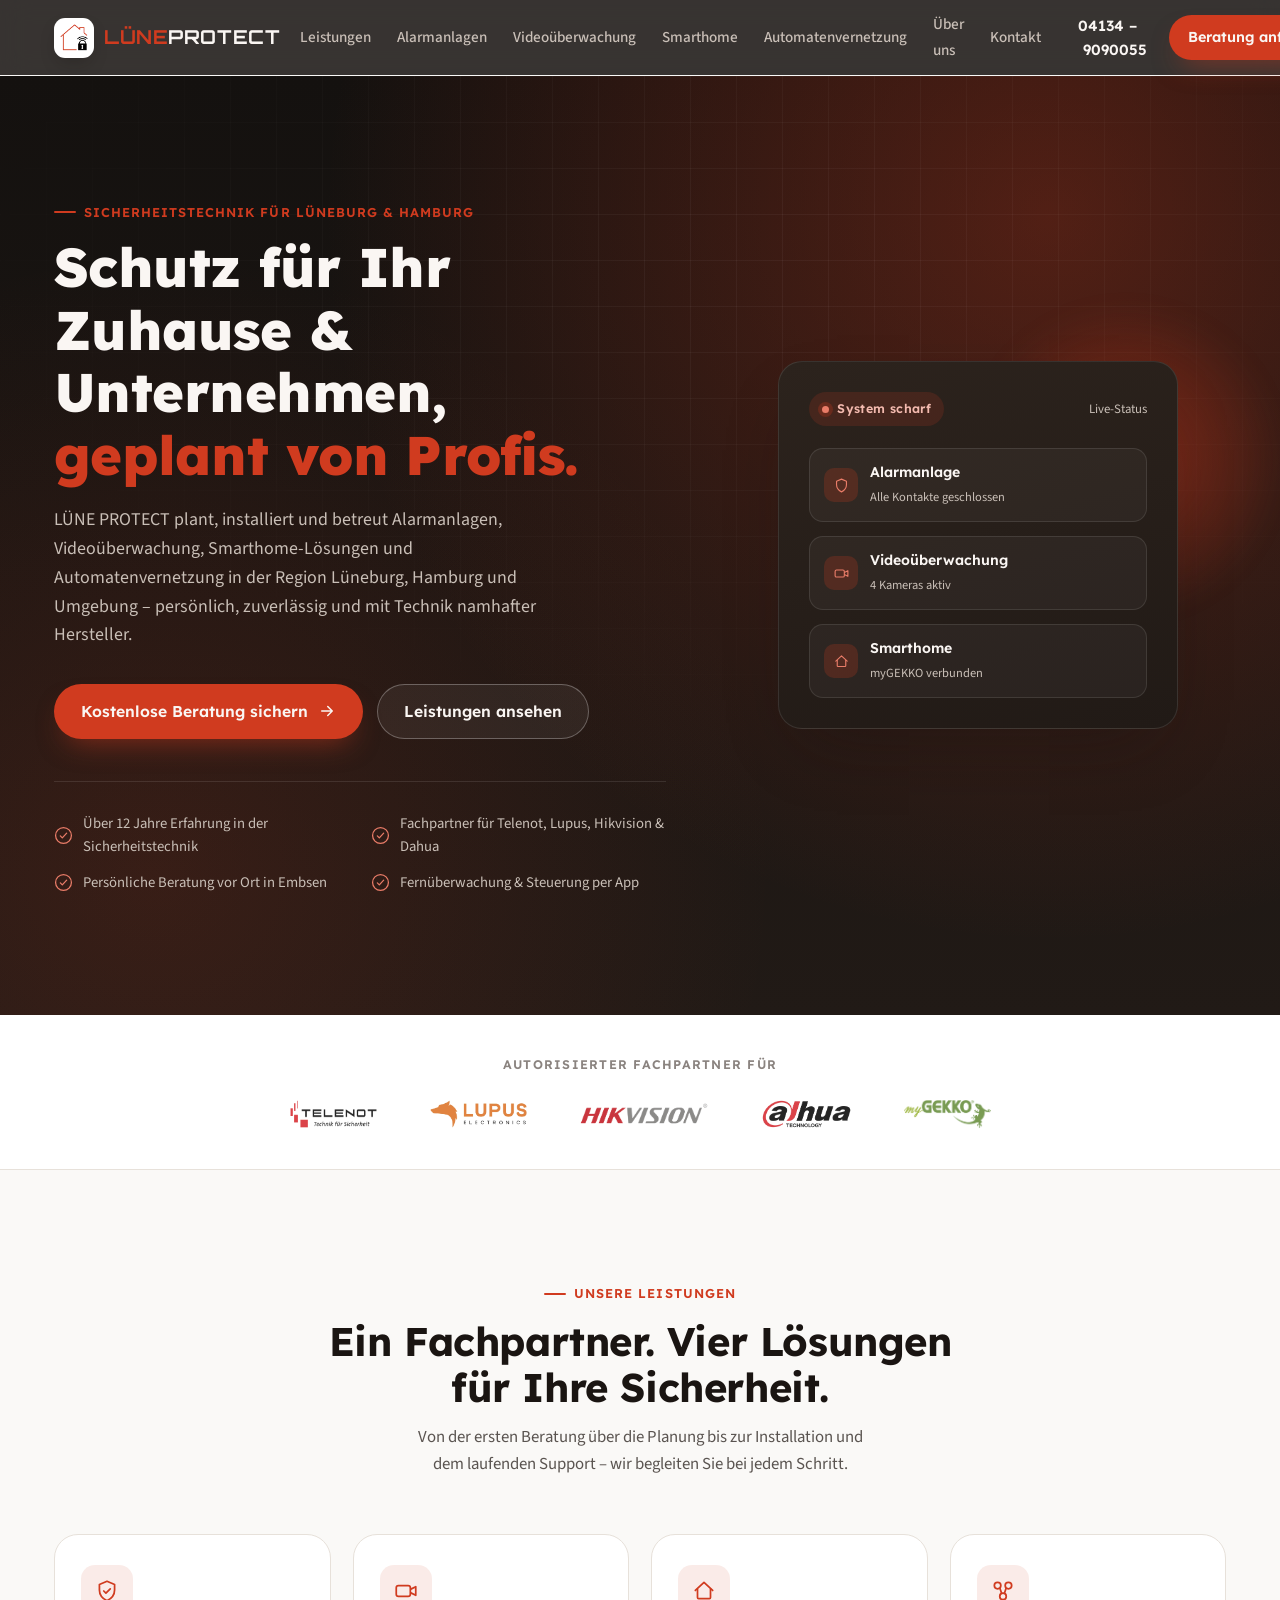
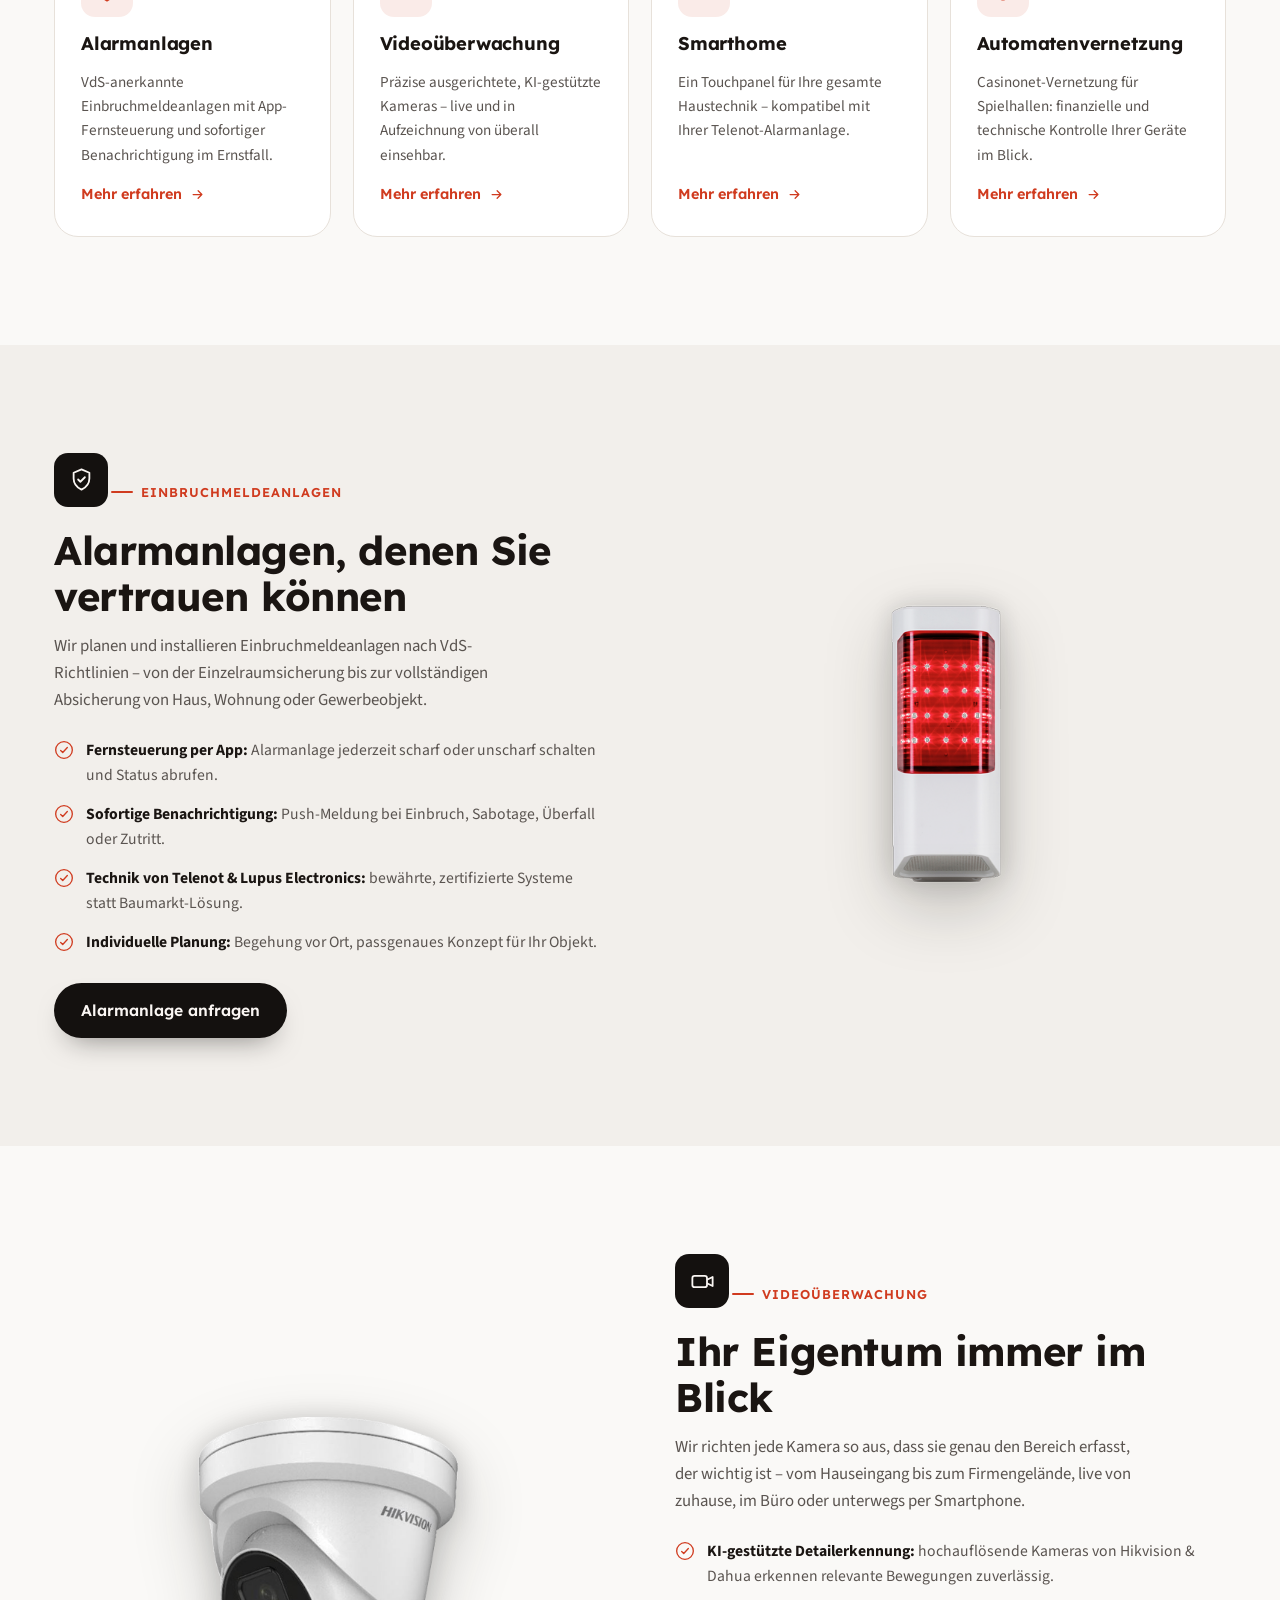
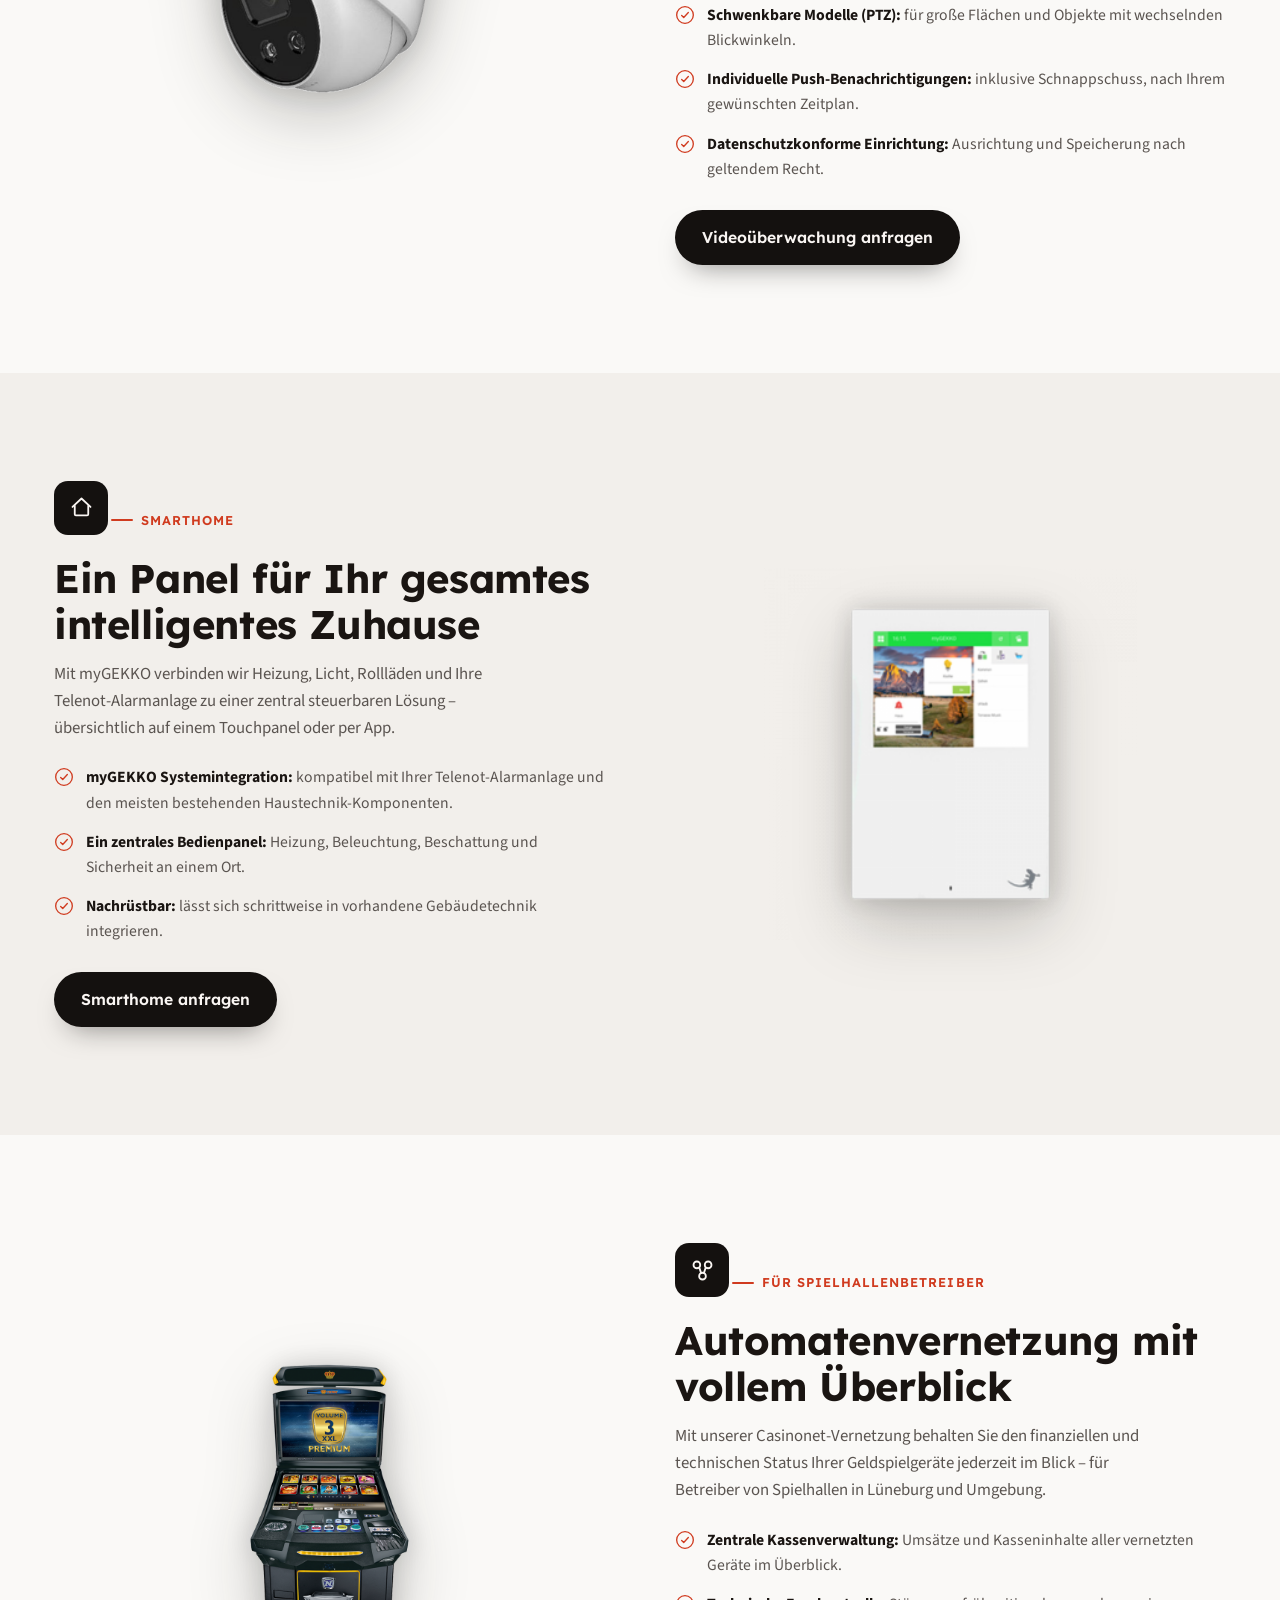
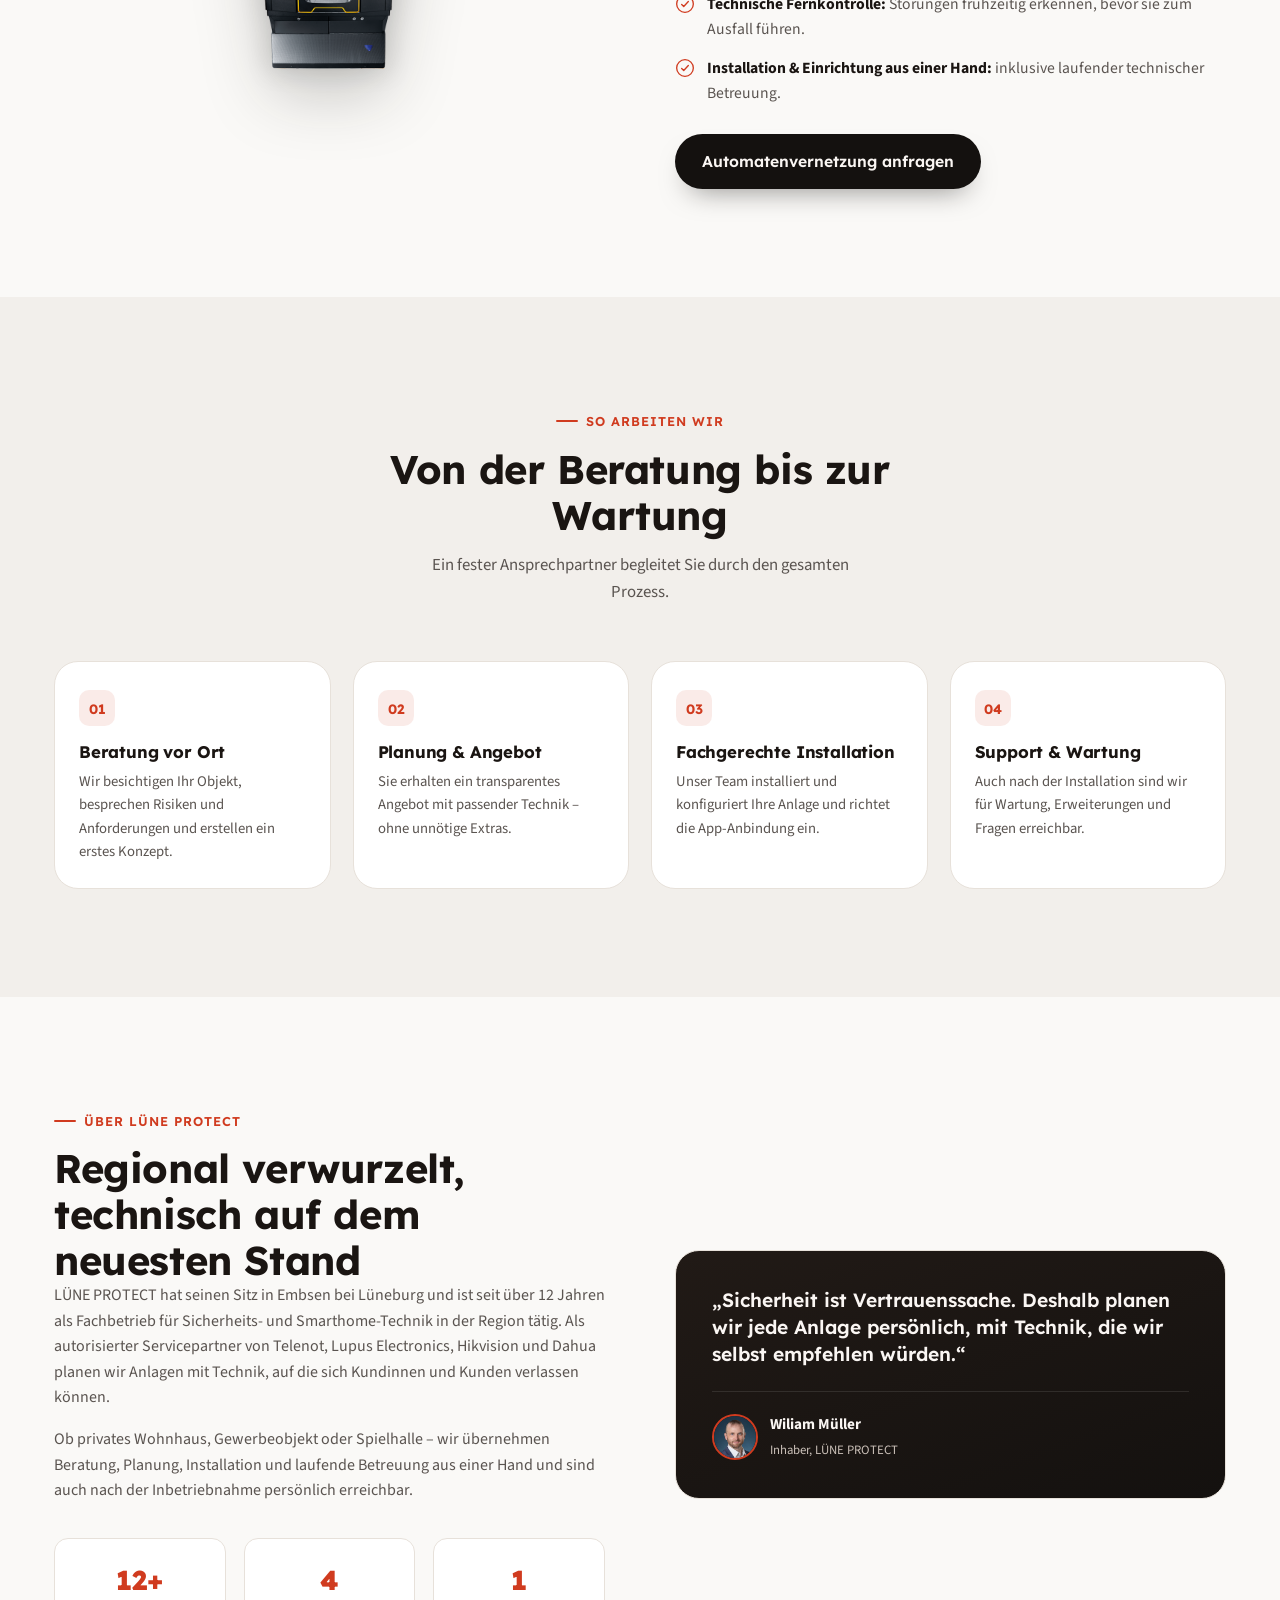
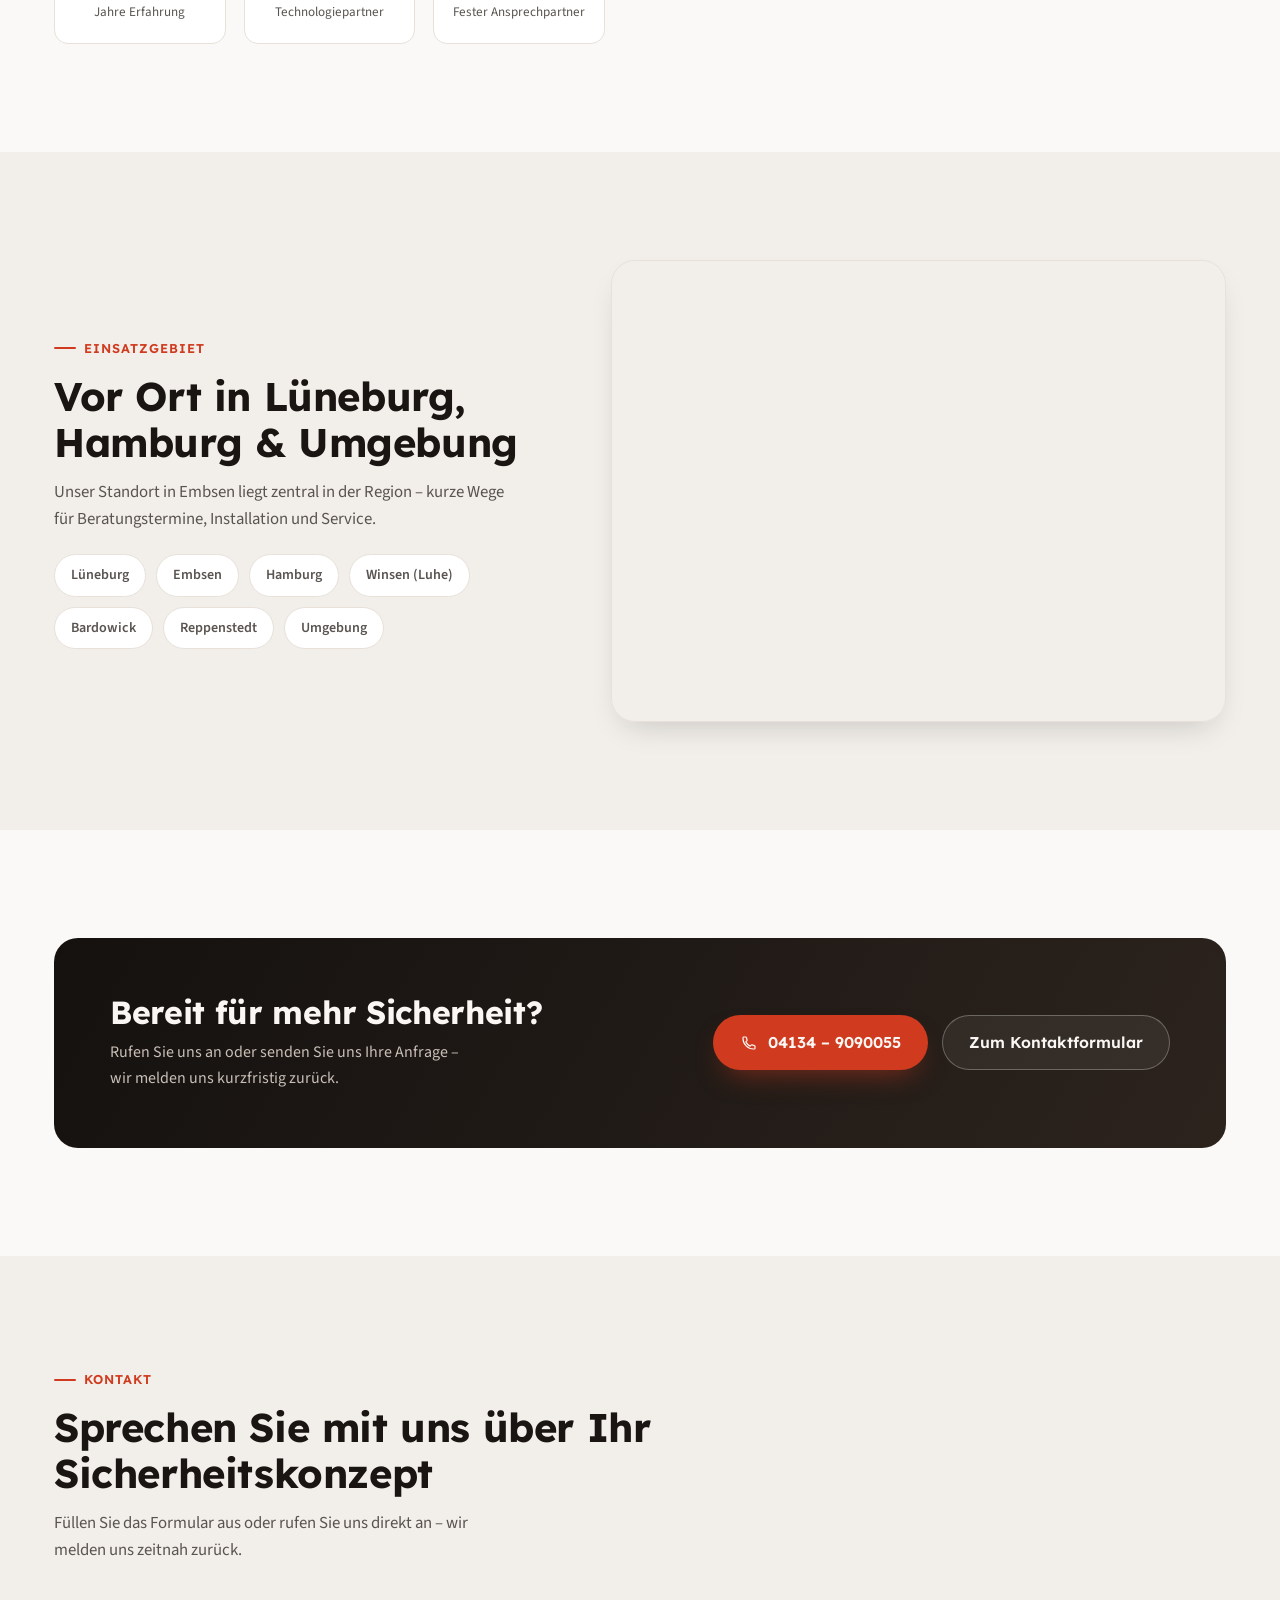
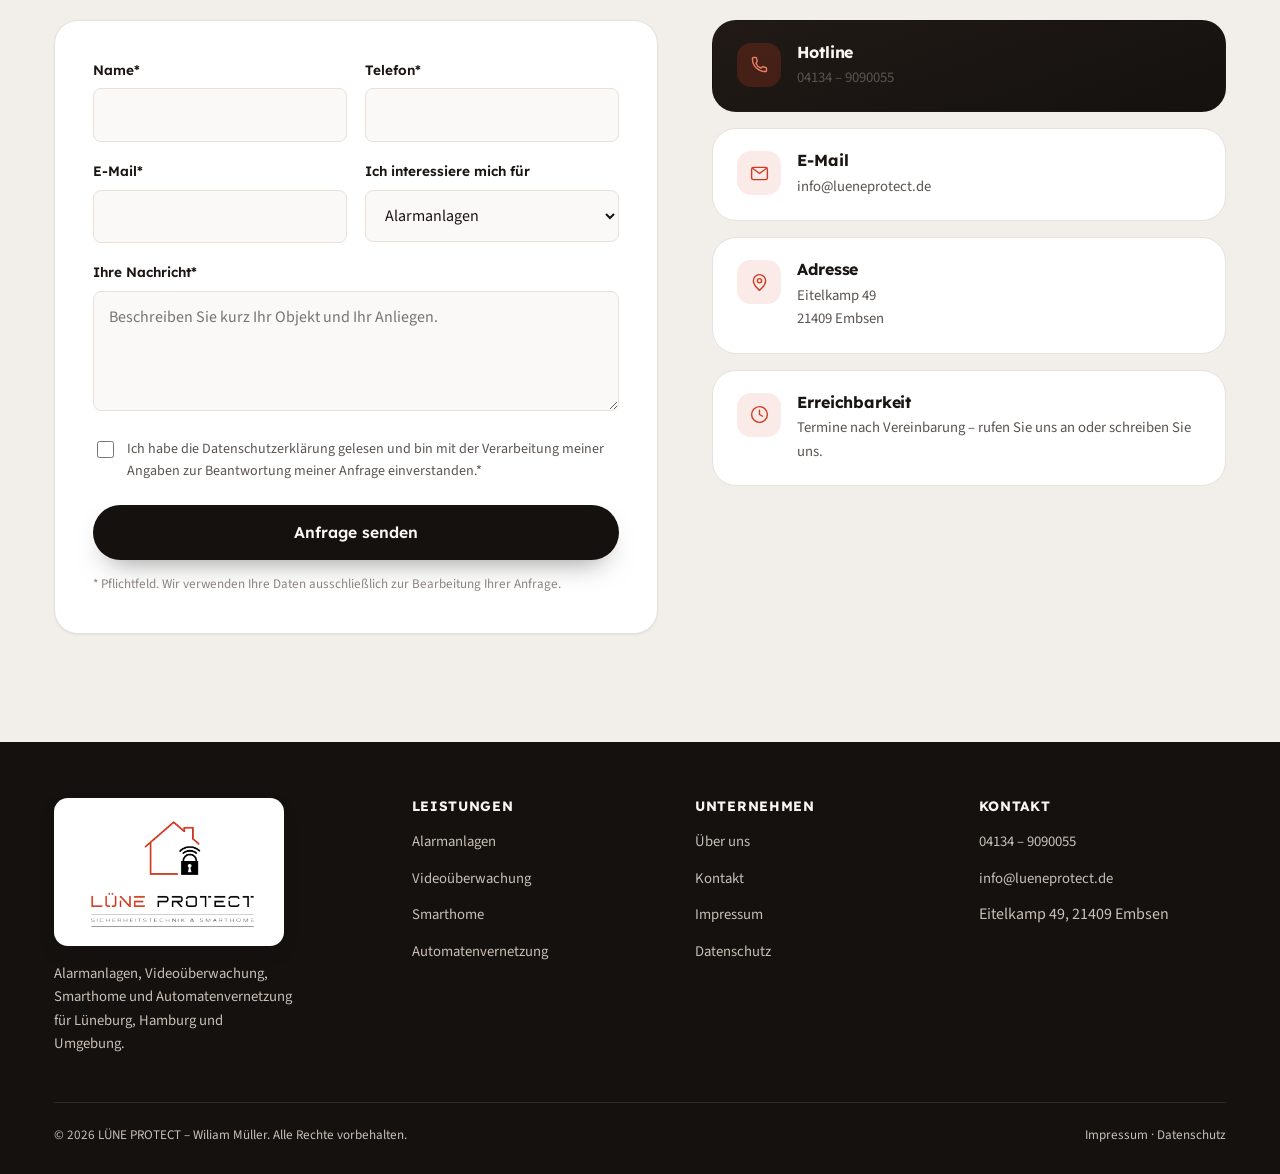
<file: index.html>
<!doctype html>
<html lang="de">
<head>
  <meta charset="UTF-8" />
  <meta name="viewport" content="width=device-width, initial-scale=1" />
  <title>LÜNE PROTECT – Alarmanlagen, Videoüberwachung &amp; Smarthome in Lüneburg &amp; Hamburg</title>
  <meta name="description" content="LÜNE PROTECT ist Ihr Fachpartner für Alarmanlagen, Videoüberwachung, Smarthome und Automatenvernetzung in Lüneburg, Hamburg und Umgebung. Über 12 Jahre Erfahrung, zertifizierte Technik, persönliche Beratung." />
  <meta name="theme-color" content="#14110f" />
  <link rel="canonical" href="https://lueneprotect.de/" />

  <meta property="og:type" content="website" />
  <meta property="og:title" content="LÜNE PROTECT – Sicherheitstechnik für Lüneburg &amp; Hamburg" />
  <meta property="og:description" content="Alarmanlagen, Videoüberwachung, Smarthome und Automatenvernetzung – geplant, installiert und betreut von LÜNE PROTECT." />
  <meta property="og:locale" content="de_DE" />
  <meta property="og:url" content="https://lueneprotect.de/" />
  <meta property="og:image" content="https://lueneprotect.de/assets/img/logo-full.png" />
  <meta name="twitter:card" content="summary" />

  <link rel="icon" href="assets/img/logo-icon.png" type="image/png" />

  <!-- Structured data for Google (LocalBusiness): helps local/"near me"
       search and Google Business Profile linkage. Only facts that are
       also visible on the page itself are included here — no invented
       ratings, reviews or opening hours, since structured data that
       contradicts the visible page can get this markup ignored or
       flagged. -->
  <script type="application/ld+json">
  {
    "@context": "https://schema.org",
    "@type": "LocalBusiness",
    "@id": "https://lueneprotect.de/#business",
    "name": "LÜNE PROTECT",
    "image": "https://lueneprotect.de/assets/img/logo-full.png",
    "logo": "https://lueneprotect.de/assets/img/logo-icon.png",
    "url": "https://lueneprotect.de/",
    "telephone": "+49-4134-9090055",
    "priceRange": "$$",
    "description": "LÜNE PROTECT ist Fachpartner für Alarmanlagen, Videoüberwachung, Smarthome und Automatenvernetzung in Lüneburg, Hamburg und Umgebung.",
    "address": {
      "@type": "PostalAddress",
      "streetAddress": "Eitelkamp 49",
      "postalCode": "21409",
      "addressLocality": "Embsen",
      "addressRegion": "Niedersachsen",
      "addressCountry": "DE"
    },
    "areaServed": [
      { "@type": "City", "name": "Lüneburg" },
      { "@type": "City", "name": "Hamburg" },
      { "@type": "City", "name": "Embsen" },
      { "@type": "City", "name": "Adendorf" },
      { "@type": "City", "name": "Winsen (Luhe)" },
      { "@type": "City", "name": "Bardowick" },
      { "@type": "City", "name": "Reppenstedt" }
    ],
    "hasOfferCatalog": {
      "@type": "OfferCatalog",
      "name": "Leistungen",
      "itemListElement": [
        {
          "@type": "Offer",
          "itemOffered": {
            "@type": "Service",
            "name": "Alarmanlagen",
            "description": "Planung und Installation von Einbruchmeldeanlagen nach VdS-Richtlinien mit App-Fernsteuerung."
          }
        },
        {
          "@type": "Offer",
          "itemOffered": {
            "@type": "Service",
            "name": "Videoüberwachung",
            "description": "KI-gestützte Videoüberwachungskameras mit individuellen Push-Benachrichtigungen."
          }
        },
        {
          "@type": "Offer",
          "itemOffered": {
            "@type": "Service",
            "name": "Smarthome",
            "description": "myGEKKO Smarthome-Integration mit Telenot-Alarmanlagen und bestehender Haustechnik."
          }
        },
        {
          "@type": "Offer",
          "itemOffered": {
            "@type": "Service",
            "name": "Automatenvernetzung",
            "description": "Casinonet-Vernetzung für Spielhallenbetreiber mit zentraler Kassenverwaltung."
          }
        }
      ]
    }
  }
  </script>

  <!-- Fonts load as a plain, non-blocking <link> so the core stylesheet
       below always applies immediately, even if this request is slow. -->
  <link rel="preconnect" href="https://fonts.googleapis.com" />
  <link rel="preconnect" href="https://fonts.gstatic.com" crossorigin />
  <link rel="stylesheet" href="https://fonts.googleapis.com/css2?family=Lexend:wght@400;500;600;700;800&family=Orbitron:wght@600;700;800;900&family=Source+Sans+3:wght@400;500;600;700&display=swap" />

  <link rel="stylesheet" href="assets/css/style.css" />
</head>
<body>
  <a class="skip-link" href="#main">Zum Inhalt springen</a>

  <header class="site-header" data-site-header>
    <div class="container">
      <a class="brand" href="#top" aria-label="LÜNE PROTECT – Startseite">
        <span class="brand__mark" aria-hidden="true">
          <img src="assets/img/logo-icon.png" alt="" width="205" height="201" loading="eager" />
        </span>
        <span class="brand__name"><span>LÜNE</span>PROTECT</span>
      </a>

      <nav class="main-nav" id="main-nav" aria-label="Hauptnavigation">
        <ul class="main-nav__list">
          <li><a href="#leistungen">Leistungen</a></li>
          <li><a href="#alarmanlagen">Alarmanlagen</a></li>
          <li><a href="#videoueberwachung">Videoüberwachung</a></li>
          <li><a href="#smarthome">Smarthome</a></li>
          <li><a href="#automatenvernetzung">Automatenvernetzung</a></li>
          <li><a href="#ueber-uns">Über uns</a></li>
          <li><a href="#kontakt">Kontakt</a></li>
        </ul>
        <a class="btn btn--accent btn--block main-nav__cta" href="#kontakt">Beratung anfragen</a>
      </nav>

      <div class="header-actions">
        <a class="phone-pill" href="tel:+4941349090055">
          <svg viewBox="0 0 24 24" fill="none"><path d="M4 5c0-.6.4-1 1-1h2.6c.5 0 .9.3 1 .8l.8 3.2c.1.4 0 .9-.3 1.2L7.8 10.5a12 12 0 0 0 5.7 5.7l1.3-1.3c.3-.3.8-.4 1.2-.3l3.2.8c.5.1.8.5.8 1V19c0 .6-.4 1-1 1h-1C10.4 20 4 13.6 4 6V5z" stroke="currentColor" stroke-width="1.6" stroke-linejoin="round"/></svg>
          <span>04134&nbsp;–&nbsp;9090055</span>
        </a>
        <a class="btn btn--accent btn--sm" href="#kontakt">Beratung anfragen</a>
        <button class="nav-toggle" type="button" data-nav-toggle aria-expanded="false" aria-controls="main-nav" aria-label="Menü öffnen">
          <svg class="icon-menu" viewBox="0 0 24 24" fill="none"><path d="M4 7h16M4 12h16M4 17h16" stroke="currentColor" stroke-width="1.8" stroke-linecap="round"/></svg>
          <svg class="icon-close" viewBox="0 0 24 24" fill="none"><path d="M6 6l12 12M18 6L6 18" stroke="currentColor" stroke-width="1.8" stroke-linecap="round"/></svg>
        </button>
      </div>
    </div>
  </header>

  <main id="main">
    <!-- ================= HERO ================= -->
    <section class="hero" id="top">
      <div class="hero__grid" aria-hidden="true"></div>
      <div class="container">
        <div class="hero__content" data-reveal>
          <p class="eyebrow">Sicherheitstechnik für Lüneburg &amp; Hamburg</p>
          <h1>Schutz für Ihr Zuhause &amp; Unternehmen, <em>geplant von Profis.</em></h1>
          <p class="hero__lede">
            LÜNE PROTECT plant, installiert und betreut Alarmanlagen, Videoüberwachung, Smarthome-Lösungen
            und Automatenvernetzung in der Region Lüneburg, Hamburg und Umgebung – persönlich, zuverlässig
            und mit Technik namhafter Hersteller.
          </p>
          <div class="hero__cta">
            <a class="btn btn--accent" href="#kontakt">
              Kostenlose Beratung sichern
              <svg viewBox="0 0 24 24" fill="none"><path d="M5 12h14M13 6l6 6-6 6" stroke="currentColor" stroke-width="2" stroke-linecap="round" stroke-linejoin="round"/></svg>
            </a>
            <a class="btn btn--ghost-light" href="#leistungen">Leistungen ansehen</a>
          </div>
          <ul class="hero__trust">
            <li>
              <svg viewBox="0 0 24 24" fill="none"><circle cx="12" cy="12" r="10" stroke="currentColor" stroke-width="1.6"/><path d="M8 12.5l2.5 2.5L16 9" stroke="currentColor" stroke-width="1.6" stroke-linecap="round" stroke-linejoin="round"/></svg>
              Über 12 Jahre Erfahrung in der Sicherheitstechnik
            </li>
            <li>
              <svg viewBox="0 0 24 24" fill="none"><circle cx="12" cy="12" r="10" stroke="currentColor" stroke-width="1.6"/><path d="M8 12.5l2.5 2.5L16 9" stroke="currentColor" stroke-width="1.6" stroke-linecap="round" stroke-linejoin="round"/></svg>
              Fachpartner für Telenot, Lupus, Hikvision &amp; Dahua
            </li>
            <li>
              <svg viewBox="0 0 24 24" fill="none"><circle cx="12" cy="12" r="10" stroke="currentColor" stroke-width="1.6"/><path d="M8 12.5l2.5 2.5L16 9" stroke="currentColor" stroke-width="1.6" stroke-linecap="round" stroke-linejoin="round"/></svg>
              Persönliche Beratung vor Ort in Embsen
            </li>
            <li>
              <svg viewBox="0 0 24 24" fill="none"><circle cx="12" cy="12" r="10" stroke="currentColor" stroke-width="1.6"/><path d="M8 12.5l2.5 2.5L16 9" stroke="currentColor" stroke-width="1.6" stroke-linecap="round" stroke-linejoin="round"/></svg>
              Fernüberwachung &amp; Steuerung per App
            </li>
          </ul>
        </div>

        <div class="hero__visual" data-reveal>
          <div class="hero__glow" aria-hidden="true"></div>
          <div class="hero__panel">
            <div class="hero__panel-row">
              <span class="status-chip">System scharf</span>
              <span class="hero__panel-time">Live-Status</span>
            </div>
            <div class="hero__panel-list">
              <div class="hero__panel-item">
                <span class="ico" aria-hidden="true">
                  <svg viewBox="0 0 24 24" fill="none"><path d="M12 3l7 3v5c0 4.5-3 8-7 10-4-2-7-5.5-7-10V6l7-3z" stroke="currentColor" stroke-width="1.6" stroke-linejoin="round"/></svg>
                </span>
                <div><strong>Alarmanlage</strong><small>Alle Kontakte geschlossen</small></div>
              </div>
              <div class="hero__panel-item">
                <span class="ico" aria-hidden="true">
                  <svg viewBox="0 0 24 24" fill="none"><rect x="3" y="7" width="13" height="10" rx="2" stroke="currentColor" stroke-width="1.6"/><path d="M16 10.5l5-2.5v8l-5-2.5" stroke="currentColor" stroke-width="1.6" stroke-linejoin="round"/></svg>
                </span>
                <div><strong>Videoüberwachung</strong><small>4 Kameras aktiv</small></div>
              </div>
              <div class="hero__panel-item">
                <span class="ico" aria-hidden="true">
                  <svg viewBox="0 0 24 24" fill="none"><path d="M4 11.5L12 4l8 7.5" stroke="currentColor" stroke-width="1.6" stroke-linecap="round" stroke-linejoin="round"/><path d="M6 10v8a1 1 0 0 0 1 1h10a1 1 0 0 0 1-1v-8" stroke="currentColor" stroke-width="1.6" stroke-linejoin="round"/></svg>
                </span>
                <div><strong>Smarthome</strong><small>myGEKKO verbunden</small></div>
              </div>
            </div>
          </div>
        </div>
      </div>
    </section>

    <!-- ================= PARTNERS ================= -->
    <section class="partners" data-reveal>
      <div class="container">
        <p class="partners__label">Autorisierter Fachpartner für</p>
        <div class="partners__row">
          <img class="partner-logo" src="assets/img/partners/telenot.png" alt="Telenot" width="549" height="184" loading="lazy" />
          <img class="partner-logo" src="assets/img/partners/lupus.png" alt="Lupus Electronics" width="638" height="199" loading="lazy" />
          <img class="partner-logo" src="assets/img/partners/hikvision.png" alt="Hikvision" width="729" height="129" loading="lazy" />
          <img class="partner-logo" src="assets/img/partners/dahua.png" alt="Dahua" width="562" height="184" loading="lazy" />
          <img class="partner-logo" src="assets/img/partners/mygekko.png" alt="myGEKKO" width="738" height="255" loading="lazy" />
        </div>
      </div>
    </section>

    <!-- ================= SERVICES OVERVIEW ================= -->
    <section class="section" id="leistungen">
      <div class="container">
        <div class="section-head section-head--center" data-reveal>
          <p class="eyebrow" style="justify-content:center">Unsere Leistungen</p>
          <h2 class="section-title">Ein Fachpartner. Vier Lösungen für Ihre Sicherheit.</h2>
          <p class="section-lede">
            Von der ersten Beratung über die Planung bis zur Installation und dem laufenden Support –
            wir begleiten Sie bei jedem Schritt.
          </p>
        </div>

        <div class="services-grid">
          <article class="service-card" data-reveal>
            <span class="service-card__icon" aria-hidden="true">
              <svg viewBox="0 0 24 24" fill="none"><path d="M12 3l7 3v5c0 4.5-3 8-7 10-4-2-7-5.5-7-10V6l7-3z" stroke="currentColor" stroke-width="1.6" stroke-linejoin="round"/><path d="M9 12l2 2 4-4" stroke="currentColor" stroke-width="1.6" stroke-linecap="round" stroke-linejoin="round"/></svg>
            </span>
            <h3>Alarmanlagen</h3>
            <p>VdS-anerkannte Einbruchmeldeanlagen mit App-Fernsteuerung und sofortiger Benachrichtigung im Ernstfall.</p>
            <a class="service-card__link" href="#alarmanlagen">Mehr erfahren <svg viewBox="0 0 24 24" fill="none"><path d="M5 12h14M13 6l6 6-6 6" stroke="currentColor" stroke-width="2" stroke-linecap="round" stroke-linejoin="round"/></svg></a>
          </article>

          <article class="service-card" data-reveal>
            <span class="service-card__icon" aria-hidden="true">
              <svg viewBox="0 0 24 24" fill="none"><rect x="3" y="7" width="13" height="10" rx="2" stroke="currentColor" stroke-width="1.6"/><path d="M16 10.5l5-2.5v8l-5-2.5" stroke="currentColor" stroke-width="1.6" stroke-linejoin="round"/></svg>
            </span>
            <h3>Videoüberwachung</h3>
            <p>Präzise ausgerichtete, KI-gestützte Kameras – live und in Aufzeichnung von überall einsehbar.</p>
            <a class="service-card__link" href="#videoueberwachung">Mehr erfahren <svg viewBox="0 0 24 24" fill="none"><path d="M5 12h14M13 6l6 6-6 6" stroke="currentColor" stroke-width="2" stroke-linecap="round" stroke-linejoin="round"/></svg></a>
          </article>

          <article class="service-card" data-reveal>
            <span class="service-card__icon" aria-hidden="true">
              <svg viewBox="0 0 24 24" fill="none"><path d="M4 11.5L12 4l8 7.5" stroke="currentColor" stroke-width="1.6" stroke-linecap="round" stroke-linejoin="round"/><path d="M6 10v8a1 1 0 0 0 1 1h10a1 1 0 0 0 1-1v-8" stroke="currentColor" stroke-width="1.6" stroke-linejoin="round"/></svg>
            </span>
            <h3>Smarthome</h3>
            <p>Ein Touchpanel für Ihre gesamte Haustechnik – kompatibel mit Ihrer Telenot-Alarmanlage.</p>
            <a class="service-card__link" href="#smarthome">Mehr erfahren <svg viewBox="0 0 24 24" fill="none"><path d="M5 12h14M13 6l6 6-6 6" stroke="currentColor" stroke-width="2" stroke-linecap="round" stroke-linejoin="round"/></svg></a>
          </article>

          <article class="service-card" data-reveal>
            <span class="service-card__icon" aria-hidden="true">
              <svg viewBox="0 0 24 24" fill="none"><circle cx="7" cy="7" r="3" stroke="currentColor" stroke-width="1.6"/><circle cx="17" cy="7" r="3" stroke="currentColor" stroke-width="1.6"/><circle cx="12" cy="17" r="3" stroke="currentColor" stroke-width="1.6"/><path d="M9 9l2 6M15 9l-2 6" stroke="currentColor" stroke-width="1.6"/></svg>
            </span>
            <h3>Automatenvernetzung</h3>
            <p>Casinonet-Vernetzung für Spielhallen: finanzielle und technische Kontrolle Ihrer Geräte im Blick.</p>
            <a class="service-card__link" href="#automatenvernetzung">Mehr erfahren <svg viewBox="0 0 24 24" fill="none"><path d="M5 12h14M13 6l6 6-6 6" stroke="currentColor" stroke-width="2" stroke-linecap="round" stroke-linejoin="round"/></svg></a>
          </article>
        </div>
      </div>
    </section>

    <!-- ================= ALARMANLAGEN ================= -->
    <section class="section section--alt service-detail" id="alarmanlagen">
      <div class="container">
        <div class="service-detail__grid">
          <div data-reveal>
            <span class="service-detail__badge" aria-hidden="true">
              <svg viewBox="0 0 24 24" fill="none"><path d="M12 3l7 3v5c0 4.5-3 8-7 10-4-2-7-5.5-7-10V6l7-3z" stroke="currentColor" stroke-width="1.6" stroke-linejoin="round"/><path d="M9 12l2 2 4-4" stroke="currentColor" stroke-width="1.6" stroke-linecap="round" stroke-linejoin="round"/></svg>
            </span>
            <p class="eyebrow">Einbruchmeldeanlagen</p>
            <h2 class="section-title">Alarmanlagen, denen Sie vertrauen können</h2>
            <p class="section-lede">
              Wir planen und installieren Einbruchmeldeanlagen nach VdS-Richtlinien – von der Einzelraum­sicherung
              bis zur vollständigen Absicherung von Haus, Wohnung oder Gewerbeobjekt.
            </p>
            <ul class="feature-list">
              <li>
                <svg viewBox="0 0 24 24" fill="none"><circle cx="12" cy="12" r="10" stroke="currentColor" stroke-width="1.6"/><path d="M8 12.5l2.5 2.5L16 9" stroke="currentColor" stroke-width="1.6" stroke-linecap="round" stroke-linejoin="round"/></svg>
                <span><strong>Fernsteuerung per App:</strong> Alarmanlage jederzeit scharf oder unscharf schalten und Status abrufen.</span>
              </li>
              <li>
                <svg viewBox="0 0 24 24" fill="none"><circle cx="12" cy="12" r="10" stroke="currentColor" stroke-width="1.6"/><path d="M8 12.5l2.5 2.5L16 9" stroke="currentColor" stroke-width="1.6" stroke-linecap="round" stroke-linejoin="round"/></svg>
                <span><strong>Sofortige Benachrichtigung:</strong> Push-Meldung bei Einbruch, Sabotage, Überfall oder Zutritt.</span>
              </li>
              <li>
                <svg viewBox="0 0 24 24" fill="none"><circle cx="12" cy="12" r="10" stroke="currentColor" stroke-width="1.6"/><path d="M8 12.5l2.5 2.5L16 9" stroke="currentColor" stroke-width="1.6" stroke-linecap="round" stroke-linejoin="round"/></svg>
                <span><strong>Technik von Telenot &amp; Lupus Electronics:</strong> bewährte, zertifizierte Systeme statt Baumarkt-Lösung.</span>
              </li>
              <li>
                <svg viewBox="0 0 24 24" fill="none"><circle cx="12" cy="12" r="10" stroke="currentColor" stroke-width="1.6"/><path d="M8 12.5l2.5 2.5L16 9" stroke="currentColor" stroke-width="1.6" stroke-linecap="round" stroke-linejoin="round"/></svg>
                <span><strong>Individuelle Planung:</strong> Begehung vor Ort, passgenaues Konzept für Ihr Objekt.</span>
              </li>
            </ul>
            <div class="service-detail__cta">
              <a class="btn btn--primary" href="#kontakt">Alarmanlage anfragen</a>
            </div>
          </div>
          <div class="service-detail__figure" data-reveal aria-hidden="true">
            <img src="assets/img/services/alarmanlagen.jpg" alt="" width="500" height="500" loading="lazy" />
          </div>
        </div>
      </div>
    </section>

    <!-- ================= VIDEOÜBERWACHUNG ================= -->
    <section class="section service-detail service-detail--reverse" id="videoueberwachung">
      <div class="container">
        <div class="service-detail__grid">
          <div data-reveal>
            <span class="service-detail__badge" aria-hidden="true">
              <svg viewBox="0 0 24 24" fill="none"><rect x="3" y="7" width="13" height="10" rx="2" stroke="currentColor" stroke-width="1.6"/><path d="M16 10.5l5-2.5v8l-5-2.5" stroke="currentColor" stroke-width="1.6" stroke-linejoin="round"/></svg>
            </span>
            <p class="eyebrow">Videoüberwachung</p>
            <h2 class="section-title">Ihr Eigentum immer im Blick</h2>
            <p class="section-lede">
              Wir richten jede Kamera so aus, dass sie genau den Bereich erfasst, der wichtig ist – vom
              Hauseingang bis zum Firmengelände, live von zuhause, im Büro oder unterwegs per Smartphone.
            </p>
            <ul class="feature-list">
              <li>
                <svg viewBox="0 0 24 24" fill="none"><circle cx="12" cy="12" r="10" stroke="currentColor" stroke-width="1.6"/><path d="M8 12.5l2.5 2.5L16 9" stroke="currentColor" stroke-width="1.6" stroke-linecap="round" stroke-linejoin="round"/></svg>
                <span><strong>KI-gestützte Detailerkennung:</strong> hochauflösende Kameras von Hikvision &amp; Dahua erkennen relevante Bewegungen zuverlässig.</span>
              </li>
              <li>
                <svg viewBox="0 0 24 24" fill="none"><circle cx="12" cy="12" r="10" stroke="currentColor" stroke-width="1.6"/><path d="M8 12.5l2.5 2.5L16 9" stroke="currentColor" stroke-width="1.6" stroke-linecap="round" stroke-linejoin="round"/></svg>
                <span><strong>Schwenkbare Modelle (PTZ):</strong> für große Flächen und Objekte mit wechselnden Blickwinkeln.</span>
              </li>
              <li>
                <svg viewBox="0 0 24 24" fill="none"><circle cx="12" cy="12" r="10" stroke="currentColor" stroke-width="1.6"/><path d="M8 12.5l2.5 2.5L16 9" stroke="currentColor" stroke-width="1.6" stroke-linecap="round" stroke-linejoin="round"/></svg>
                <span><strong>Individuelle Push-Benachrichtigungen:</strong> inklusive Schnappschuss, nach Ihrem gewünschten Zeitplan.</span>
              </li>
              <li>
                <svg viewBox="0 0 24 24" fill="none"><circle cx="12" cy="12" r="10" stroke="currentColor" stroke-width="1.6"/><path d="M8 12.5l2.5 2.5L16 9" stroke="currentColor" stroke-width="1.6" stroke-linecap="round" stroke-linejoin="round"/></svg>
                <span><strong>Datenschutzkonforme Einrichtung:</strong> Ausrichtung und Speicherung nach geltendem Recht.</span>
              </li>
            </ul>
            <div class="service-detail__cta">
              <a class="btn btn--primary" href="#kontakt">Videoüberwachung anfragen</a>
            </div>
          </div>
          <div class="service-detail__figure" data-reveal aria-hidden="true">
            <img src="assets/img/services/videoueberwachung.jpg" alt="" width="1000" height="1000" loading="lazy" />
          </div>
        </div>
      </div>
    </section>

    <!-- ================= SMARTHOME ================= -->
    <section class="section section--alt service-detail" id="smarthome">
      <div class="container">
        <div class="service-detail__grid">
          <div data-reveal>
            <span class="service-detail__badge" aria-hidden="true">
              <svg viewBox="0 0 24 24" fill="none"><path d="M4 11.5L12 4l8 7.5" stroke="currentColor" stroke-width="1.6" stroke-linecap="round" stroke-linejoin="round"/><path d="M6 10v8a1 1 0 0 0 1 1h10a1 1 0 0 0 1-1v-8" stroke="currentColor" stroke-width="1.6" stroke-linejoin="round"/></svg>
            </span>
            <p class="eyebrow">Smarthome</p>
            <h2 class="section-title">Ein Panel für Ihr gesamtes intelligentes Zuhause</h2>
            <p class="section-lede">
              Mit myGEKKO verbinden wir Heizung, Licht, Rollläden und Ihre Telenot-Alarmanlage zu einer
              zentral steuerbaren Lösung – übersichtlich auf einem Touchpanel oder per App.
            </p>
            <ul class="feature-list">
              <li>
                <svg viewBox="0 0 24 24" fill="none"><circle cx="12" cy="12" r="10" stroke="currentColor" stroke-width="1.6"/><path d="M8 12.5l2.5 2.5L16 9" stroke="currentColor" stroke-width="1.6" stroke-linecap="round" stroke-linejoin="round"/></svg>
                <span><strong>myGEKKO Systemintegration:</strong> kompatibel mit Ihrer Telenot-Alarmanlage und den meisten bestehenden Haustechnik-Komponenten.</span>
              </li>
              <li>
                <svg viewBox="0 0 24 24" fill="none"><circle cx="12" cy="12" r="10" stroke="currentColor" stroke-width="1.6"/><path d="M8 12.5l2.5 2.5L16 9" stroke="currentColor" stroke-width="1.6" stroke-linecap="round" stroke-linejoin="round"/></svg>
                <span><strong>Ein zentrales Bedienpanel:</strong> Heizung, Beleuchtung, Beschattung und Sicherheit an einem Ort.</span>
              </li>
              <li>
                <svg viewBox="0 0 24 24" fill="none"><circle cx="12" cy="12" r="10" stroke="currentColor" stroke-width="1.6"/><path d="M8 12.5l2.5 2.5L16 9" stroke="currentColor" stroke-width="1.6" stroke-linecap="round" stroke-linejoin="round"/></svg>
                <span><strong>Nachrüstbar:</strong> lässt sich schrittweise in vorhandene Gebäudetechnik integrieren.</span>
              </li>
            </ul>
            <div class="service-detail__cta">
              <a class="btn btn--primary" href="#kontakt">Smarthome anfragen</a>
            </div>
          </div>
          <div class="service-detail__figure" data-reveal aria-hidden="true">
            <img src="assets/img/services/smarthome.png" alt="" width="300" height="300" loading="lazy" />
          </div>
        </div>
      </div>
    </section>

    <!-- ================= AUTOMATENVERNETZUNG ================= -->
    <section class="section service-detail service-detail--reverse" id="automatenvernetzung">
      <div class="container">
        <div class="service-detail__grid">
          <div data-reveal>
            <span class="service-detail__badge" aria-hidden="true">
              <svg viewBox="0 0 24 24" fill="none"><circle cx="7" cy="7" r="3" stroke="currentColor" stroke-width="1.6"/><circle cx="17" cy="7" r="3" stroke="currentColor" stroke-width="1.6"/><circle cx="12" cy="17" r="3" stroke="currentColor" stroke-width="1.6"/><path d="M9 9l2 6M15 9l-2 6" stroke="currentColor" stroke-width="1.6"/></svg>
            </span>
            <p class="eyebrow">Für Spielhallenbetreiber</p>
            <h2 class="section-title">Automatenvernetzung mit vollem Überblick</h2>
            <p class="section-lede">
              Mit unserer Casinonet-Vernetzung behalten Sie den finanziellen und technischen Status Ihrer
              Geldspielgeräte jederzeit im Blick – für Betreiber von Spielhallen in Lüneburg und Umgebung.
            </p>
            <ul class="feature-list">
              <li>
                <svg viewBox="0 0 24 24" fill="none"><circle cx="12" cy="12" r="10" stroke="currentColor" stroke-width="1.6"/><path d="M8 12.5l2.5 2.5L16 9" stroke="currentColor" stroke-width="1.6" stroke-linecap="round" stroke-linejoin="round"/></svg>
                <span><strong>Zentrale Kassenverwaltung:</strong> Umsätze und Kasseninhalte aller vernetzten Geräte im Überblick.</span>
              </li>
              <li>
                <svg viewBox="0 0 24 24" fill="none"><circle cx="12" cy="12" r="10" stroke="currentColor" stroke-width="1.6"/><path d="M8 12.5l2.5 2.5L16 9" stroke="currentColor" stroke-width="1.6" stroke-linecap="round" stroke-linejoin="round"/></svg>
                <span><strong>Technische Fernkontrolle:</strong> Störungen frühzeitig erkennen, bevor sie zum Ausfall führen.</span>
              </li>
              <li>
                <svg viewBox="0 0 24 24" fill="none"><circle cx="12" cy="12" r="10" stroke="currentColor" stroke-width="1.6"/><path d="M8 12.5l2.5 2.5L16 9" stroke="currentColor" stroke-width="1.6" stroke-linecap="round" stroke-linejoin="round"/></svg>
                <span><strong>Installation &amp; Einrichtung aus einer Hand:</strong> inklusive laufender technischer Betreuung.</span>
              </li>
            </ul>
            <div class="service-detail__cta">
              <a class="btn btn--primary" href="#kontakt">Automatenvernetzung anfragen</a>
            </div>
          </div>
          <div class="service-detail__figure" data-reveal aria-hidden="true">
            <img src="assets/img/services/automatenvernetzung.png" alt="" width="1000" height="1000" loading="lazy" />
          </div>
        </div>
      </div>
    </section>

    <!-- ================= PROCESS ================= -->
    <section class="section section--alt">
      <div class="container">
        <div class="section-head section-head--center" data-reveal>
          <p class="eyebrow" style="justify-content:center">So arbeiten wir</p>
          <h2 class="section-title">Von der Beratung bis zur Wartung</h2>
          <p class="section-lede">Ein fester Ansprechpartner begleitet Sie durch den gesamten Prozess.</p>
        </div>
        <div class="process-grid">
          <div class="process-step" data-reveal>
            <h3>Beratung vor Ort</h3>
            <p>Wir besichtigen Ihr Objekt, besprechen Risiken und Anforderungen und erstellen ein erstes Konzept.</p>
          </div>
          <div class="process-step" data-reveal>
            <h3>Planung &amp; Angebot</h3>
            <p>Sie erhalten ein transparentes Angebot mit passender Technik – ohne unnötige Extras.</p>
          </div>
          <div class="process-step" data-reveal>
            <h3>Fachgerechte Installation</h3>
            <p>Unser Team installiert und konfiguriert Ihre Anlage und richtet die App-Anbindung ein.</p>
          </div>
          <div class="process-step" data-reveal>
            <h3>Support &amp; Wartung</h3>
            <p>Auch nach der Installation sind wir für Wartung, Erweiterungen und Fragen erreichbar.</p>
          </div>
        </div>
      </div>
    </section>

    <!-- ================= ABOUT ================= -->
    <section class="section" id="ueber-uns">
      <div class="container">
        <div class="about-grid">
          <div data-reveal>
            <p class="eyebrow">Über LÜNE PROTECT</p>
            <h2 class="section-title">Regional verwurzelt, technisch auf dem neuesten Stand</h2>
            <div class="about-copy">
              <p>
                LÜNE PROTECT hat seinen Sitz in Embsen bei Lüneburg und ist seit über 12 Jahren als
                Fachbetrieb für Sicherheits- und Smarthome-Technik in der Region tätig. Als autorisierter
                Servicepartner von Telenot, Lupus Electronics, Hikvision und Dahua planen wir Anlagen mit
                Technik, auf die sich Kundinnen und Kunden verlassen können.
              </p>
              <p>
                Ob privates Wohnhaus, Gewerbeobjekt oder Spielhalle – wir übernehmen Beratung, Planung,
                Installation und laufende Betreuung aus einer Hand und sind auch nach der Inbetriebnahme
                persönlich erreichbar.
              </p>
            </div>
            <div class="stat-row">
              <div class="stat">
                <strong>12+</strong>
                <span>Jahre Erfahrung</span>
              </div>
              <div class="stat">
                <strong>4</strong>
                <span>Technologiepartner</span>
              </div>
              <div class="stat">
                <strong>1</strong>
                <span>Fester Ansprechpartner</span>
              </div>
            </div>
          </div>

          <div class="about-figure" data-reveal>
            <p class="about-figure__quote">
              „Sicherheit ist Vertrauenssache. Deshalb planen wir jede Anlage persönlich, mit Technik, die
              wir selbst empfehlen würden.“
            </p>
            <div class="about-figure__person">
              <img class="about-figure__avatar" src="assets/img/team/wiliam-mueller.jpg" alt="Wiliam Müller" width="554" height="554" loading="lazy" />
              <div>
                <strong>Wiliam Müller</strong>
                <small>Inhaber, LÜNE PROTECT</small>
              </div>
            </div>
          </div>
        </div>
      </div>
    </section>

    <!-- ================= SERVICE AREA / MAP ================= -->
    <section class="section section--alt">
      <div class="container">
        <div class="area-grid">
          <div data-reveal>
            <p class="eyebrow">Einsatzgebiet</p>
            <h2 class="section-title">Vor Ort in Lüneburg, Hamburg &amp; Umgebung</h2>
            <p class="section-lede">
              Unser Standort in Embsen liegt zentral in der Region – kurze Wege für Beratungstermine,
              Installation und Service.
            </p>
            <div class="area-list">
              <span class="area-chip">Lüneburg</span>
              <span class="area-chip">Embsen</span>
              <span class="area-chip">Hamburg</span>
              <span class="area-chip">Winsen (Luhe)</span>
              <span class="area-chip">Bardowick</span>
              <span class="area-chip">Reppenstedt</span>
              <span class="area-chip">Umgebung</span>
            </div>
          </div>
          <div class="map-frame" data-reveal>
            <iframe
              src="https://www.google.com/maps?q=Eitelkamp+49,+21409+Embsen&output=embed"
              title="Standort von LÜNE PROTECT, Eitelkamp 49, 21409 Embsen"
              loading="lazy"
              referrerpolicy="no-referrer-when-downgrade"
            ></iframe>
          </div>
        </div>
      </div>
    </section>

    <!-- ================= CTA BANNER ================= -->
    <section class="section">
      <div class="container">
        <div class="cta-banner" data-reveal>
          <div>
            <h2>Bereit für mehr Sicherheit?</h2>
            <p>Rufen Sie uns an oder senden Sie uns Ihre Anfrage – wir melden uns kurzfristig zurück.</p>
          </div>
          <div class="cta-banner__actions">
            <a class="btn btn--accent" href="tel:+4941349090055">
              <svg viewBox="0 0 24 24" fill="none"><path d="M4 5c0-.6.4-1 1-1h2.6c.5 0 .9.3 1 .8l.8 3.2c.1.4 0 .9-.3 1.2L7.8 10.5a12 12 0 0 0 5.7 5.7l1.3-1.3c.3-.3.8-.4 1.2-.3l3.2.8c.5.1.8.5.8 1V19c0 .6-.4 1-1 1h-1C10.4 20 4 13.6 4 6V5z" stroke="currentColor" stroke-width="1.6" stroke-linejoin="round"/></svg>
              04134 – 9090055
            </a>
            <a class="btn btn--ghost-light" href="#kontakt">Zum Kontaktformular</a>
          </div>
        </div>
      </div>
    </section>

    <!-- ================= CONTACT ================= -->
    <section class="section section--alt" id="kontakt">
      <div class="container">
        <div class="section-head" data-reveal>
          <p class="eyebrow">Kontakt</p>
          <h2 class="section-title">Sprechen Sie mit uns über Ihr Sicherheitskonzept</h2>
          <p class="section-lede">Füllen Sie das Formular aus oder rufen Sie uns direkt an – wir melden uns zeitnah zurück.</p>
        </div>

        <div class="contact-grid">
          <form class="contact-form" data-contact-form novalidate data-reveal>
            <div class="form-row">
              <div class="form-field">
                <label for="name">Name*</label>
                <input type="text" id="name" name="name" autocomplete="name" required />
              </div>
              <div class="form-field">
                <label for="phone">Telefon*</label>
                <input type="tel" id="phone" name="phone" autocomplete="tel" required />
              </div>
            </div>
            <div class="form-row">
              <div class="form-field">
                <label for="email">E-Mail*</label>
                <input type="email" id="email" name="email" autocomplete="email" required />
              </div>
              <div class="form-field">
                <label for="topic">Ich interessiere mich für</label>
                <select id="topic" name="topic">
                  <option value="alarmanlagen">Alarmanlagen</option>
                  <option value="videoueberwachung">Videoüberwachung</option>
                  <option value="smarthome">Smarthome</option>
                  <option value="automatenvernetzung">Automatenvernetzung</option>
                  <option value="sonstiges">Sonstiges</option>
                </select>
              </div>
            </div>
            <div class="form-field">
              <label for="message">Ihre Nachricht*</label>
              <textarea id="message" name="message" required placeholder="Beschreiben Sie kurz Ihr Objekt und Ihr Anliegen."></textarea>
            </div>
            <div class="form-check">
              <input type="checkbox" id="privacy" name="privacy" required />
              <label for="privacy">
                Ich habe die <a href="datenschutz.html">Datenschutzerklärung</a> gelesen und bin mit der
                Verarbeitung meiner Angaben zur Beantwortung meiner Anfrage einverstanden.*
              </label>
            </div>
            <button class="btn btn--primary btn--block" type="submit">Anfrage senden</button>
            <p class="form-note">* Pflichtfeld. Wir verwenden Ihre Daten ausschließlich zur Bearbeitung Ihrer Anfrage.</p>
            <p class="form-status" data-form-status role="status"></p>
          </form>

          <div class="contact-info">
            <div class="info-card info-card--dark">
              <span class="info-card__icon" aria-hidden="true">
                <svg viewBox="0 0 24 24" fill="none"><path d="M4 5c0-.6.4-1 1-1h2.6c.5 0 .9.3 1 .8l.8 3.2c.1.4 0 .9-.3 1.2L7.8 10.5a12 12 0 0 0 5.7 5.7l1.3-1.3c.3-.3.8-.4 1.2-.3l3.2.8c.5.1.8.5.8 1V19c0 .6-.4 1-1 1h-1C10.4 20 4 13.6 4 6V5z" stroke="currentColor" stroke-width="1.6" stroke-linejoin="round"/></svg>
              </span>
              <div>
                <h3>Hotline</h3>
                <p><a href="tel:+4941349090055">04134 – 9090055</a></p>
              </div>
            </div>
            <div class="info-card">
              <span class="info-card__icon" aria-hidden="true">
                <svg viewBox="0 0 24 24" fill="none"><path d="M4 6l8 6 8-6" stroke="currentColor" stroke-width="1.6" stroke-linecap="round" stroke-linejoin="round"/><rect x="3" y="5" width="18" height="14" rx="2" stroke="currentColor" stroke-width="1.6"/></svg>
              </span>
              <div>
                <h3>E-Mail</h3>
                <p><a href="mailto:info@lueneprotect.de">info@lueneprotect.de</a></p>
              </div>
            </div>
            <div class="info-card">
              <span class="info-card__icon" aria-hidden="true">
                <svg viewBox="0 0 24 24" fill="none"><path d="M12 21s-7-6.2-7-11a7 7 0 1 1 14 0c0 4.8-7 11-7 11z" stroke="currentColor" stroke-width="1.6" stroke-linejoin="round"/><circle cx="12" cy="10" r="2.4" stroke="currentColor" stroke-width="1.6"/></svg>
              </span>
              <div>
                <h3>Adresse</h3>
                <p>Eitelkamp 49<br />21409 Embsen</p>
              </div>
            </div>
            <div class="info-card">
              <span class="info-card__icon" aria-hidden="true">
                <svg viewBox="0 0 24 24" fill="none"><circle cx="12" cy="12" r="9" stroke="currentColor" stroke-width="1.6"/><path d="M12 7v5l3.5 2" stroke="currentColor" stroke-width="1.6" stroke-linecap="round" stroke-linejoin="round"/></svg>
              </span>
              <div>
                <h3>Erreichbarkeit</h3>
                <p>Termine nach Vereinbarung – rufen Sie uns an oder schreiben Sie uns.</p>
              </div>
            </div>
          </div>
        </div>
      </div>
    </section>
  </main>

  <footer class="site-footer">
    <div class="container">
      <div class="footer-grid">
        <div class="footer-brand">
          <a class="footer-logo-card" href="#top" aria-label="LÜNE PROTECT – Startseite">
            <img src="assets/img/logo-full.png" alt="LÜNE PROTECT – Sicherheitstechnik &amp; Smarthome" width="630" height="385" loading="lazy" />
          </a>
          <p>Alarmanlagen, Videoüberwachung, Smarthome und Automatenvernetzung für Lüneburg, Hamburg und Umgebung.</p>
        </div>
        <div class="footer-col">
          <h4>Leistungen</h4>
          <ul>
            <li><a href="#alarmanlagen">Alarmanlagen</a></li>
            <li><a href="#videoueberwachung">Videoüberwachung</a></li>
            <li><a href="#smarthome">Smarthome</a></li>
            <li><a href="#automatenvernetzung">Automatenvernetzung</a></li>
          </ul>
        </div>
        <div class="footer-col">
          <h4>Unternehmen</h4>
          <ul>
            <li><a href="#ueber-uns">Über uns</a></li>
            <li><a href="#kontakt">Kontakt</a></li>
            <li><a href="impressum.html">Impressum</a></li>
            <li><a href="datenschutz.html">Datenschutz</a></li>
          </ul>
        </div>
        <div class="footer-col">
          <h4>Kontakt</h4>
          <ul>
            <li><a href="tel:+4941349090055">04134 – 9090055</a></li>
            <li><a href="mailto:info@lueneprotect.de">info@lueneprotect.de</a></li>
            <li>Eitelkamp 49, 21409 Embsen</li>
          </ul>
        </div>
      </div>
      <div class="footer-bottom">
        <span>© <span data-year>2026</span> LÜNE PROTECT – Wiliam Müller. Alle Rechte vorbehalten.</span>
        <span><a href="impressum.html">Impressum</a> · <a href="datenschutz.html">Datenschutz</a></span>
      </div>
    </div>
  </footer>

  <script src="assets/js/main.js"></script>
</body>
</html>
</file>
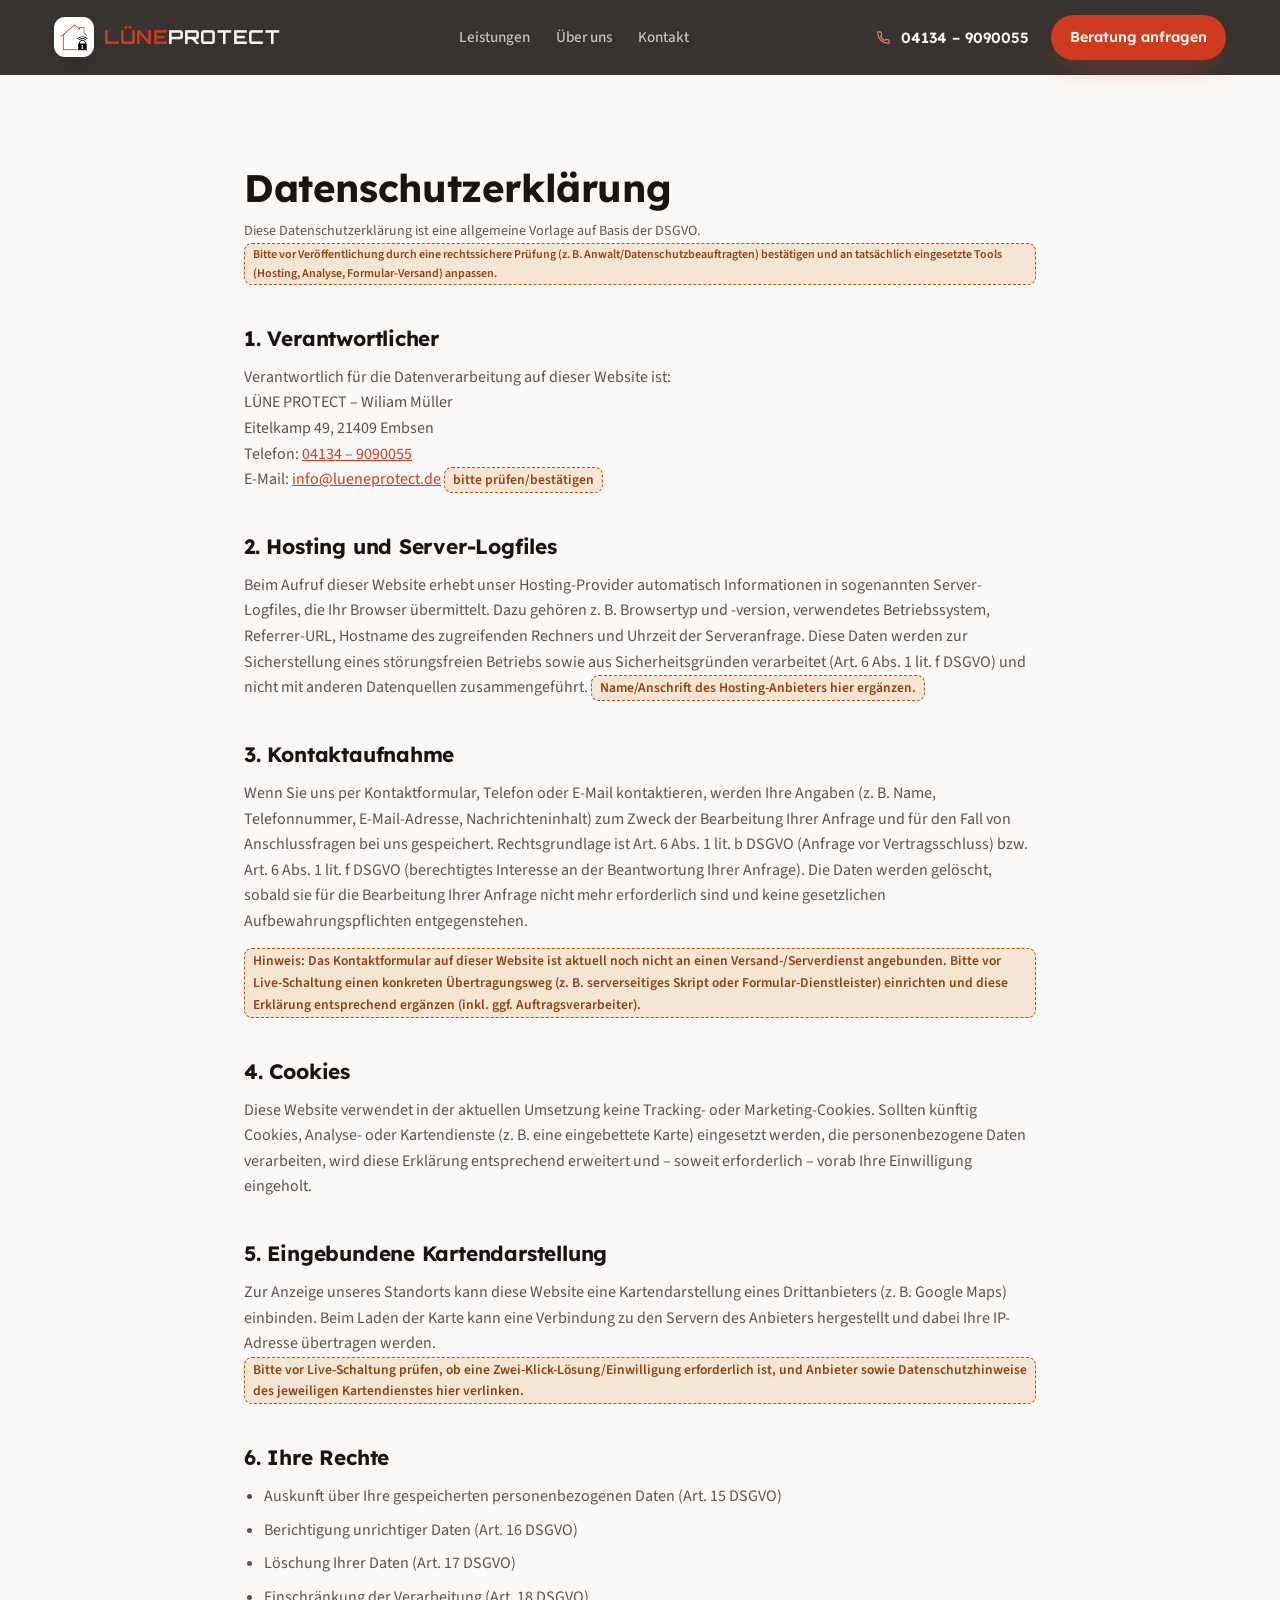
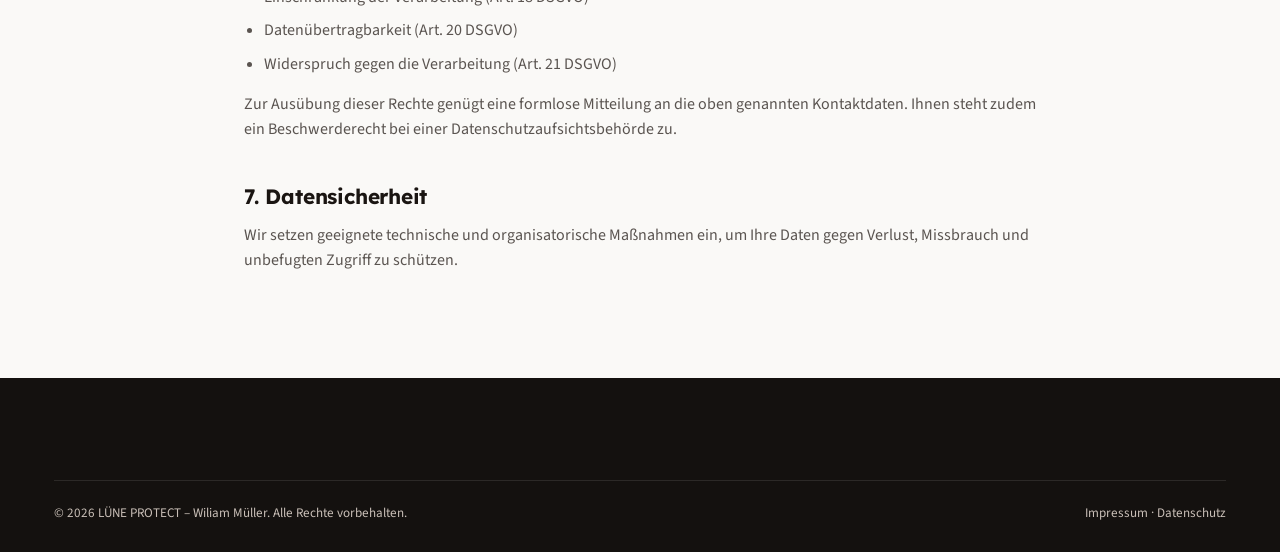
<file: datenschutz.html>
<!doctype html>
<html lang="de">
<head>
  <meta charset="UTF-8" />
  <meta name="viewport" content="width=device-width, initial-scale=1" />
  <title>Datenschutzerklärung – LÜNE PROTECT</title>
  <meta name="description" content="Datenschutzerklärung von LÜNE PROTECT gemäß DSGVO." />
  <meta name="robots" content="noindex" />
  <meta name="theme-color" content="#14110f" />
  <link rel="icon" href="assets/img/logo-icon.png" type="image/png" />
  <link rel="preconnect" href="https://fonts.googleapis.com" />
  <link rel="preconnect" href="https://fonts.gstatic.com" crossorigin />
  <link rel="stylesheet" href="https://fonts.googleapis.com/css2?family=Lexend:wght@400;500;600;700;800&family=Orbitron:wght@600;700;800;900&family=Source+Sans+3:wght@400;500;600;700&display=swap" />
  <link rel="stylesheet" href="assets/css/style.css" />
</head>
<body>
  <a class="skip-link" href="#main">Zum Inhalt springen</a>

  <header class="site-header" data-site-header>
    <div class="container">
      <a class="brand" href="index.html" aria-label="LÜNE PROTECT – Startseite">
        <span class="brand__mark" aria-hidden="true">
          <img src="assets/img/logo-icon.png" alt="" width="205" height="201" loading="eager" />
        </span>
        <span class="brand__name"><span>LÜNE</span>PROTECT</span>
      </a>
      <nav class="main-nav" id="main-nav" aria-label="Hauptnavigation">
        <ul class="main-nav__list">
          <li><a href="index.html#leistungen">Leistungen</a></li>
          <li><a href="index.html#ueber-uns">Über uns</a></li>
          <li><a href="index.html#kontakt">Kontakt</a></li>
        </ul>
        <a class="btn btn--accent btn--block main-nav__cta" href="index.html#kontakt">Beratung anfragen</a>
      </nav>
      <div class="header-actions">
        <a class="phone-pill" href="tel:+4941349090055">
          <svg viewBox="0 0 24 24" fill="none"><path d="M4 5c0-.6.4-1 1-1h2.6c.5 0 .9.3 1 .8l.8 3.2c.1.4 0 .9-.3 1.2L7.8 10.5a12 12 0 0 0 5.7 5.7l1.3-1.3c.3-.3.8-.4 1.2-.3l3.2.8c.5.1.8.5.8 1V19c0 .6-.4 1-1 1h-1C10.4 20 4 13.6 4 6V5z" stroke="currentColor" stroke-width="1.6" stroke-linejoin="round"/></svg>
          <span>04134&nbsp;–&nbsp;9090055</span>
        </a>
        <a class="btn btn--accent btn--sm" href="index.html#kontakt">Beratung anfragen</a>
        <button class="nav-toggle" type="button" data-nav-toggle aria-expanded="false" aria-controls="main-nav" aria-label="Menü öffnen">
          <svg class="icon-menu" viewBox="0 0 24 24" fill="none"><path d="M4 7h16M4 12h16M4 17h16" stroke="currentColor" stroke-width="1.8" stroke-linecap="round"/></svg>
          <svg class="icon-close" viewBox="0 0 24 24" fill="none"><path d="M6 6l12 12M18 6L6 18" stroke="currentColor" stroke-width="1.8" stroke-linecap="round"/></svg>
        </button>
      </div>
    </div>
  </header>

  <main id="main">
    <section class="legal">
      <div class="container">
        <h1>Datenschutzerklärung</h1>
        <p class="legal__updated">
          Diese Datenschutzerklärung ist eine allgemeine Vorlage auf Basis der DSGVO.
          <span class="placeholder-note">Bitte vor Veröffentlichung durch eine rechtssichere Prüfung (z.&nbsp;B. Anwalt/Datenschutzbeauftragten) bestätigen und an tatsächlich eingesetzte Tools (Hosting, Analyse, Formular-Versand) anpassen.</span>
        </p>

        <h2>1. Verantwortlicher</h2>
        <p>
          Verantwortlich für die Datenverarbeitung auf dieser Website ist:<br />
          LÜNE PROTECT – Wiliam Müller<br />
          Eitelkamp 49, 21409 Embsen<br />
          Telefon: <a href="tel:+4941349090055">04134 – 9090055</a><br />
          E-Mail: <a href="mailto:info@lueneprotect.de">info@lueneprotect.de</a>
          <span class="placeholder-note">bitte prüfen/bestätigen</span>
        </p>

        <h2>2. Hosting und Server-Logfiles</h2>
        <p>
          Beim Aufruf dieser Website erhebt unser Hosting-Provider automatisch Informationen in
          sogenannten Server-Logfiles, die Ihr Browser übermittelt. Dazu gehören z.&nbsp;B. Browsertyp und
          -version, verwendetes Betriebssystem, Referrer-URL, Hostname des zugreifenden Rechners und
          Uhrzeit der Serveranfrage. Diese Daten werden zur Sicherstellung eines störungsfreien Betriebs
          sowie aus Sicherheitsgründen verarbeitet (Art. 6 Abs. 1 lit. f DSGVO) und nicht mit anderen
          Datenquellen zusammengeführt.
          <span class="placeholder-note">Name/Anschrift des Hosting-Anbieters hier ergänzen.</span>
        </p>

        <h2>3. Kontaktaufnahme</h2>
        <p>
          Wenn Sie uns per Kontaktformular, Telefon oder E-Mail kontaktieren, werden Ihre Angaben
          (z.&nbsp;B. Name, Telefonnummer, E-Mail-Adresse, Nachrichteninhalt) zum Zweck der Bearbeitung
          Ihrer Anfrage und für den Fall von Anschlussfragen bei uns gespeichert. Rechtsgrundlage ist
          Art. 6 Abs. 1 lit. b DSGVO (Anfrage vor Vertragsschluss) bzw. Art. 6 Abs. 1 lit. f DSGVO
          (berechtigtes Interesse an der Beantwortung Ihrer Anfrage). Die Daten werden gelöscht, sobald sie
          für die Bearbeitung Ihrer Anfrage nicht mehr erforderlich sind und keine gesetzlichen
          Aufbewahrungspflichten entgegenstehen.
        </p>
        <p>
          <span class="placeholder-note">Hinweis: Das Kontaktformular auf dieser Website ist aktuell noch nicht an einen
          Versand-/Serverdienst angebunden. Bitte vor Live-Schaltung einen konkreten Übertragungsweg
          (z.&nbsp;B. serverseitiges Skript oder Formular-Dienstleister) einrichten und diese Erklärung
          entsprechend ergänzen (inkl. ggf. Auftragsverarbeiter).</span>
        </p>

        <h2>4. Cookies</h2>
        <p>
          Diese Website verwendet in der aktuellen Umsetzung keine Tracking- oder Marketing-Cookies.
          Sollten künftig Cookies, Analyse- oder Kartendienste (z.&nbsp;B. eine eingebettete Karte) eingesetzt
          werden, die personenbezogene Daten verarbeiten, wird diese Erklärung entsprechend erweitert und –
          soweit erforderlich – vorab Ihre Einwilligung eingeholt.
        </p>

        <h2>5. Eingebundene Kartendarstellung</h2>
        <p>
          Zur Anzeige unseres Standorts kann diese Website eine Kartendarstellung eines Drittanbieters
          (z.&nbsp;B. Google Maps) einbinden. Beim Laden der Karte kann eine Verbindung zu den Servern des
          Anbieters hergestellt und dabei Ihre IP-Adresse übertragen werden.
          <span class="placeholder-note">Bitte vor Live-Schaltung prüfen, ob eine Zwei-Klick-Lösung/Einwilligung erforderlich ist,
          und Anbieter sowie Datenschutzhinweise des jeweiligen Kartendienstes hier verlinken.</span>
        </p>

        <h2>6. Ihre Rechte</h2>
        <ul>
          <li>Auskunft über Ihre gespeicherten personenbezogenen Daten (Art. 15 DSGVO)</li>
          <li>Berichtigung unrichtiger Daten (Art. 16 DSGVO)</li>
          <li>Löschung Ihrer Daten (Art. 17 DSGVO)</li>
          <li>Einschränkung der Verarbeitung (Art. 18 DSGVO)</li>
          <li>Datenübertragbarkeit (Art. 20 DSGVO)</li>
          <li>Widerspruch gegen die Verarbeitung (Art. 21 DSGVO)</li>
        </ul>
        <p>
          Zur Ausübung dieser Rechte genügt eine formlose Mitteilung an die oben genannten Kontaktdaten.
          Ihnen steht zudem ein Beschwerderecht bei einer Datenschutzaufsichtsbehörde zu.
        </p>

        <h2>7. Datensicherheit</h2>
        <p>
          Wir setzen geeignete technische und organisatorische Maßnahmen ein, um Ihre Daten gegen Verlust,
          Missbrauch und unbefugten Zugriff zu schützen.
        </p>
      </div>
    </section>
  </main>

  <footer class="site-footer">
    <div class="container">
      <div class="footer-bottom">
        <span>© <span data-year>2026</span> LÜNE PROTECT – Wiliam Müller. Alle Rechte vorbehalten.</span>
        <span><a href="impressum.html">Impressum</a> · <a href="datenschutz.html">Datenschutz</a></span>
      </div>
    </div>
  </footer>

  <script src="assets/js/main.js"></script>
</body>
</html>
</file>
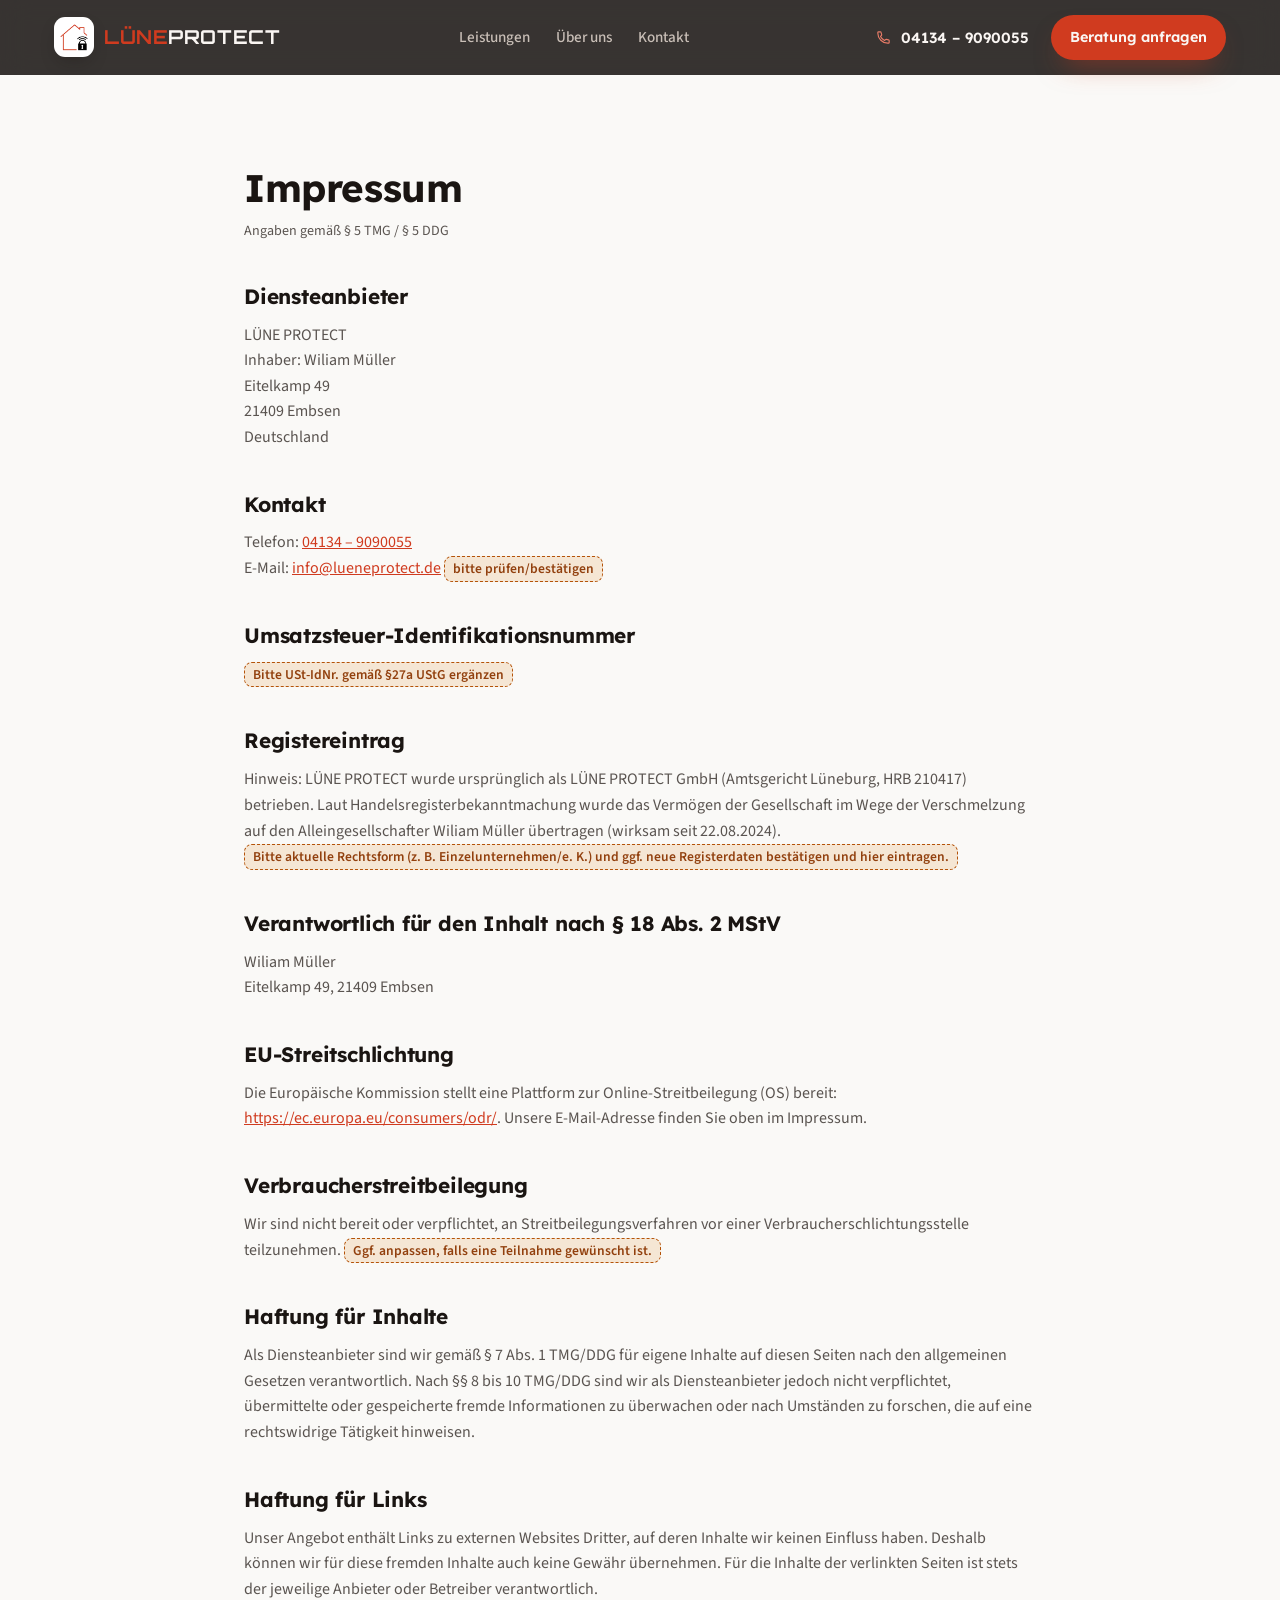
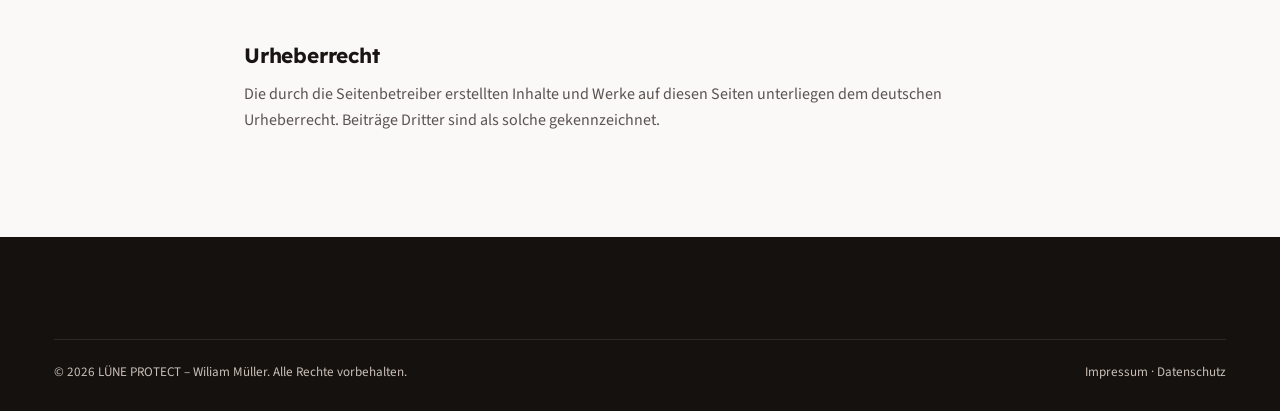
<file: impressum.html>
<!doctype html>
<html lang="de">
<head>
  <meta charset="UTF-8" />
  <meta name="viewport" content="width=device-width, initial-scale=1" />
  <title>Impressum – LÜNE PROTECT</title>
  <meta name="description" content="Impressum von LÜNE PROTECT, Eitelkamp 49, 21409 Embsen." />
  <meta name="robots" content="noindex" />
  <meta name="theme-color" content="#14110f" />
  <link rel="icon" href="assets/img/logo-icon.png" type="image/png" />
  <link rel="preconnect" href="https://fonts.googleapis.com" />
  <link rel="preconnect" href="https://fonts.gstatic.com" crossorigin />
  <link rel="stylesheet" href="https://fonts.googleapis.com/css2?family=Lexend:wght@400;500;600;700;800&family=Orbitron:wght@600;700;800;900&family=Source+Sans+3:wght@400;500;600;700&display=swap" />
  <link rel="stylesheet" href="assets/css/style.css" />
</head>
<body>
  <a class="skip-link" href="#main">Zum Inhalt springen</a>

  <header class="site-header" data-site-header>
    <div class="container">
      <a class="brand" href="index.html" aria-label="LÜNE PROTECT – Startseite">
        <span class="brand__mark" aria-hidden="true">
          <img src="assets/img/logo-icon.png" alt="" width="205" height="201" loading="eager" />
        </span>
        <span class="brand__name"><span>LÜNE</span>PROTECT</span>
      </a>
      <nav class="main-nav" id="main-nav" aria-label="Hauptnavigation">
        <ul class="main-nav__list">
          <li><a href="index.html#leistungen">Leistungen</a></li>
          <li><a href="index.html#ueber-uns">Über uns</a></li>
          <li><a href="index.html#kontakt">Kontakt</a></li>
        </ul>
        <a class="btn btn--accent btn--block main-nav__cta" href="index.html#kontakt">Beratung anfragen</a>
      </nav>
      <div class="header-actions">
        <a class="phone-pill" href="tel:+4941349090055">
          <svg viewBox="0 0 24 24" fill="none"><path d="M4 5c0-.6.4-1 1-1h2.6c.5 0 .9.3 1 .8l.8 3.2c.1.4 0 .9-.3 1.2L7.8 10.5a12 12 0 0 0 5.7 5.7l1.3-1.3c.3-.3.8-.4 1.2-.3l3.2.8c.5.1.8.5.8 1V19c0 .6-.4 1-1 1h-1C10.4 20 4 13.6 4 6V5z" stroke="currentColor" stroke-width="1.6" stroke-linejoin="round"/></svg>
          <span>04134&nbsp;–&nbsp;9090055</span>
        </a>
        <a class="btn btn--accent btn--sm" href="index.html#kontakt">Beratung anfragen</a>
        <button class="nav-toggle" type="button" data-nav-toggle aria-expanded="false" aria-controls="main-nav" aria-label="Menü öffnen">
          <svg class="icon-menu" viewBox="0 0 24 24" fill="none"><path d="M4 7h16M4 12h16M4 17h16" stroke="currentColor" stroke-width="1.8" stroke-linecap="round"/></svg>
          <svg class="icon-close" viewBox="0 0 24 24" fill="none"><path d="M6 6l12 12M18 6L6 18" stroke="currentColor" stroke-width="1.8" stroke-linecap="round"/></svg>
        </button>
      </div>
    </div>
  </header>

  <main id="main">
    <section class="legal">
      <div class="container">
        <h1>Impressum</h1>
        <p class="legal__updated">Angaben gemäß § 5 TMG / § 5 DDG</p>

        <h2>Diensteanbieter</h2>
        <p>
          LÜNE PROTECT<br />
          Inhaber: Wiliam Müller<br />
          Eitelkamp 49<br />
          21409 Embsen<br />
          Deutschland
        </p>

        <h2>Kontakt</h2>
        <p>
          Telefon: <a href="tel:+4941349090055">04134 – 9090055</a><br />
          E-Mail: <a href="mailto:info@lueneprotect.de">info@lueneprotect.de</a>
          <span class="placeholder-note">bitte prüfen/bestätigen</span>
        </p>

        <h2>Umsatzsteuer-Identifikationsnummer</h2>
        <p>
          <span class="placeholder-note">Bitte USt-IdNr. gemäß §27a UStG ergänzen</span>
        </p>

        <h2>Registereintrag</h2>
        <p>
          Hinweis: LÜNE PROTECT wurde ursprünglich als LÜNE PROTECT GmbH (Amtsgericht Lüneburg, HRB 210417)
          betrieben. Laut Handelsregisterbekanntmachung wurde das Vermögen der Gesellschaft im Wege der
          Verschmelzung auf den Alleingesellschafter Wiliam Müller übertragen (wirksam seit 22.08.2024).
          <span class="placeholder-note">Bitte aktuelle Rechtsform (z.&nbsp;B. Einzelunternehmen/e.&nbsp;K.) und ggf. neue Registerdaten bestätigen und hier eintragen.</span>
        </p>

        <h2>Verantwortlich für den Inhalt nach § 18 Abs. 2 MStV</h2>
        <p>
          Wiliam Müller<br />
          Eitelkamp 49, 21409 Embsen
        </p>

        <h2>EU-Streitschlichtung</h2>
        <p>
          Die Europäische Kommission stellt eine Plattform zur Online-Streitbeilegung (OS) bereit:
          <a href="https://ec.europa.eu/consumers/odr/" target="_blank" rel="noopener">https://ec.europa.eu/consumers/odr/</a>.
          Unsere E-Mail-Adresse finden Sie oben im Impressum.
        </p>

        <h2>Verbraucherstreitbeilegung</h2>
        <p>
          Wir sind nicht bereit oder verpflichtet, an Streitbeilegungsverfahren vor einer
          Verbraucherschlichtungsstelle teilzunehmen.
          <span class="placeholder-note">Ggf. anpassen, falls eine Teilnahme gewünscht ist.</span>
        </p>

        <h2>Haftung für Inhalte</h2>
        <p>
          Als Diensteanbieter sind wir gemäß § 7 Abs. 1 TMG/DDG für eigene Inhalte auf diesen Seiten nach den
          allgemeinen Gesetzen verantwortlich. Nach §§ 8 bis 10 TMG/DDG sind wir als Diensteanbieter jedoch
          nicht verpflichtet, übermittelte oder gespeicherte fremde Informationen zu überwachen oder nach
          Umständen zu forschen, die auf eine rechtswidrige Tätigkeit hinweisen.
        </p>

        <h2>Haftung für Links</h2>
        <p>
          Unser Angebot enthält Links zu externen Websites Dritter, auf deren Inhalte wir keinen Einfluss
          haben. Deshalb können wir für diese fremden Inhalte auch keine Gewähr übernehmen. Für die Inhalte
          der verlinkten Seiten ist stets der jeweilige Anbieter oder Betreiber verantwortlich.
        </p>

        <h2>Urheberrecht</h2>
        <p>
          Die durch die Seitenbetreiber erstellten Inhalte und Werke auf diesen Seiten unterliegen dem
          deutschen Urheberrecht. Beiträge Dritter sind als solche gekennzeichnet.
        </p>
      </div>
    </section>
  </main>

  <footer class="site-footer">
    <div class="container">
      <div class="footer-bottom">
        <span>© <span data-year>2026</span> LÜNE PROTECT – Wiliam Müller. Alle Rechte vorbehalten.</span>
        <span><a href="impressum.html">Impressum</a> · <a href="datenschutz.html">Datenschutz</a></span>
      </div>
    </div>
  </footer>

  <script src="assets/js/main.js"></script>
</body>
</html>
</file>
<file: assets/css/style.css>
/* ==========================================================================
   LÜNE PROTECT — Stylesheet
   Design system taken directly from the company logo: a red-orange house/
   shield mark + black "PROTECT" wordmark on white. Red = the one brand
   accent (CTAs, links, active states); near-black = the second brand
   color, used for dark "trust" sections (hero, footer, CTA banner) and as
   an alternate solid-button color, echoing the logo's two-tone red/black
   split. Headings/UI: Lexend, wordmark: Orbitron, body: Source Sans 3.
   ========================================================================== */

/* Google Fonts are loaded via <link> tags in each page's <head>, not via
   @import here — @import can delay the rest of this stylesheet (including
   the mobile-nav breakpoint) from applying until the font request settles,
   which is especially risky on slow or restricted connections. */

:root {
  --font-heading: 'Lexend', system-ui, -apple-system, Segoe UI, sans-serif;
  --font-body: 'Source Sans 3', system-ui, -apple-system, Segoe UI, sans-serif;
  --font-brand: 'Orbitron', var(--font-heading);

  /* Light content surfaces (warm neutrals, matching the logo's white/grey) */
  --color-ink: #1a1512;
  --color-ink-soft: #5a5450;
  --color-ink-faint: #8b8480;
  --color-bg: #faf9f7;
  --color-bg-alt: #f2efeb;
  --color-surface: #ffffff;
  --color-border: #e7e1da;

  /* Dark "trust" surfaces (hero, footer, CTA banner) — near-black, the
     logo's second color, not a blue-tinted navy. */
  --color-dark: #14110f;
  --color-dark-soft: #211a16;
  --color-dark-softer: #2c231d;
  --color-dark-border: rgba(255, 255, 255, 0.1);
  --color-on-dark: #faf6f3;
  --color-on-dark-soft: #c9bfb7;

  /* Brand red — averaged by sampling actual ink pixels from the real logo
     file (Logo Lüneprotect.png), not eyeballed. */
  --color-red: #d03b1f;
  --color-red-dark: #a22e18;
  --color-red-soft: rgba(208, 59, 31, 0.1);
  --color-red-light: #e97c68; /* text/icons on dark surfaces: needs the extra brightness for contrast */
  --color-red-pale: #f3baaf; /* small text on translucent-tinted dark chips, where red-light alone falls short */

  /* Small semantic-only accents (not brand identity, kept minimal) */
  --color-success: #15803d;
  --color-success-soft: rgba(34, 197, 94, 0.14);
  --color-danger: #c81e1e;

  --radius-sm: 8px;
  --radius-md: 14px;
  --radius-lg: 24px;
  --radius-pill: 999px;

  --shadow-sm: 0 1px 2px rgba(20, 17, 15, 0.07);
  --shadow-md: 0 14px 32px -14px rgba(20, 17, 15, 0.22);
  --shadow-lg: 0 30px 70px -24px rgba(20, 17, 15, 0.32);

  --container-w: 1220px;
  --transition: 220ms cubic-bezier(0.4, 0, 0.2, 1);
  --header-h: 76px;

  color-scheme: light;
}

/* ---------- Reset ---------- */
*,
*::before,
*::after {
  box-sizing: border-box;
}

html {
  scroll-behavior: smooth;
  scroll-padding-top: calc(var(--header-h) + 12px);
  overflow-x: hidden;
}

@media (prefers-reduced-motion: reduce) {
  html {
    scroll-behavior: auto;
  }
  *,
  *::before,
  *::after {
    animation-duration: 0.001ms !important;
    animation-iteration-count: 1 !important;
    transition-duration: 0.001ms !important;
    scroll-behavior: auto !important;
  }
}

body {
  margin: 0;
  font-family: var(--font-body);
  color: var(--color-ink);
  background: var(--color-bg);
  font-size: 16px;
  line-height: 1.6;
  -webkit-font-smoothing: antialiased;
  overflow-x: hidden;
}

img,
svg {
  max-width: 100%;
  display: block;
}

a {
  color: inherit;
  text-decoration: none;
}

ul {
  margin: 0;
  padding: 0;
  list-style: none;
}

h1,
h2,
h3,
h4 {
  font-family: var(--font-heading);
  color: var(--color-ink);
  line-height: 1.15;
  margin: 0;
  letter-spacing: -0.01em;
}

p {
  margin: 0;
}

button {
  font: inherit;
  cursor: pointer;
}

input,
textarea,
select {
  font: inherit;
}

:focus-visible {
  outline: 3px solid var(--color-red);
  outline-offset: 2px;
  border-radius: 4px;
}

/* ---------- Layout helpers ---------- */
.container {
  width: 100%;
  max-width: var(--container-w);
  margin-inline: auto;
  padding-inline: 24px;
}

.section {
  padding-block: clamp(56px, 9vw, 108px);
}

.section--alt {
  background: var(--color-bg-alt);
}

.section--navy {
  background: var(--color-dark);
  color: var(--color-on-dark);
}

.section--navy h1,
.section--navy h2,
.section--navy h3,
.section--navy h4 {
  color: var(--color-on-dark); /* see note on .hero__content h1 */
}

.section-head {
  max-width: 680px;
  margin-bottom: clamp(32px, 5vw, 56px);
}

.section-head--center {
  margin-inline: auto;
  text-align: center;
}

.eyebrow {
  display: inline-flex;
  align-items: center;
  gap: 8px;
  font-family: var(--font-heading);
  font-size: 0.8rem;
  font-weight: 600;
  letter-spacing: 0.08em;
  text-transform: uppercase;
  color: var(--color-red);
  margin-bottom: 14px;
}

.eyebrow::before {
  content: '';
  width: 22px;
  height: 2px;
  background: var(--color-red);
  border-radius: 2px;
}

.section--navy .eyebrow,
.hero .eyebrow {
  color: var(--color-red);
}

.section--navy .eyebrow::before,
.hero .eyebrow::before {
  background: var(--color-red);
}

.section-title {
  font-size: clamp(1.7rem, 3.2vw, 2.5rem);
  font-weight: 700;
}

.section-lede {
  margin-top: 14px;
  color: var(--color-ink-soft);
  font-size: 1.05rem;
  max-width: 58ch;
}

.section--navy .section-lede {
  color: var(--color-on-dark-soft);
}

.section-head--center .section-lede {
  margin-inline: auto;
}

.visually-hidden {
  position: absolute;
  width: 1px;
  height: 1px;
  padding: 0;
  margin: -1px;
  overflow: hidden;
  clip: rect(0, 0, 0, 0);
  white-space: nowrap;
  border: 0;
}

.skip-link {
  position: absolute;
  top: -60px;
  left: 16px;
  background: var(--color-dark);
  color: var(--color-on-dark);
  padding: 12px 18px;
  border-radius: var(--radius-sm);
  border: 2px solid var(--color-red);
  z-index: 1000;
  transition: top var(--transition);
  font-weight: 600;
}

.skip-link:focus {
  top: 16px;
}

/* ---------- Buttons ---------- */
.btn {
  display: inline-flex;
  align-items: center;
  justify-content: center;
  gap: 10px;
  padding: 14px 26px;
  border-radius: var(--radius-pill);
  font-family: var(--font-heading);
  font-weight: 600;
  font-size: 0.98rem;
  border: 1px solid transparent;
  transition: transform var(--transition), box-shadow var(--transition), background var(--transition), color var(--transition), border-color var(--transition);
  white-space: nowrap;
}

.btn svg {
  width: 18px;
  height: 18px;
  flex-shrink: 0;
}

.btn:hover {
  transform: translateY(-2px);
}

.btn:active {
  transform: translateY(0);
}

/* Highest emphasis: solid brand red (sampled from the real logo file).
   White text — at this red's luminance, dark ink only reaches ≈3.7:1
   against it (under the 4.5:1 AA text minimum); white clears ≈4.9:1. */
.btn--accent {
  background: var(--color-red);
  color: var(--color-on-dark);
  box-shadow: 0 14px 28px -12px rgba(208, 59, 31, 0.55);
}

.btn--accent:hover {
  background: var(--color-red-dark);
  box-shadow: 0 18px 34px -12px rgba(162, 46, 24, 0.55);
}

.btn--ghost-light {
  background: rgba(255, 255, 255, 0.06);
  color: var(--color-on-dark);
  border-color: rgba(255, 255, 255, 0.28);
}

.btn--ghost-light:hover {
  background: rgba(255, 255, 255, 0.14);
  border-color: rgba(255, 255, 255, 0.5);
}

/* Secondary emphasis: solid near-black, the logo's other brand color —
   keeps a clear one-two hierarchy against the red accent button instead
   of the two competing for the same "loudest" role. */
.btn--primary {
  background: var(--color-dark);
  color: var(--color-on-dark);
  box-shadow: 0 14px 28px -14px rgba(20, 17, 15, 0.5);
}

.btn--primary:hover {
  background: var(--color-dark-soft);
}

.btn--outline {
  background: transparent;
  border-color: var(--color-border);
  color: var(--color-ink);
}

.btn--outline:hover {
  border-color: var(--color-red);
  color: var(--color-red);
}

.btn--sm {
  padding: 10px 18px;
  font-size: 0.9rem;
}

.btn--block {
  width: 100%;
}

/* ---------- Header ---------- */
.site-header {
  position: sticky;
  top: 0;
  z-index: 100;
  height: var(--header-h);
  display: flex;
  align-items: center;
  border-bottom: 1px solid var(--color-dark-border);
  transition: box-shadow var(--transition);
}

/* The frosted-glass fill lives on ::before, not on .site-header itself.
   backdrop-filter on an element turns it into the containing block for
   any position:fixed descendant — it was doing that here, so the mobile
   nav panel (fixed, nested inside the header) sized and positioned
   itself against this 76px header box instead of the real viewport,
   making it render squashed into the header area instead of covering
   the screen. A ::before has no descendants, so it can't do that. */
.site-header::before {
  content: '';
  position: absolute;
  inset: 0;
  z-index: -1;
  background: rgba(20, 17, 15, 0.85);
  backdrop-filter: blur(14px);
  -webkit-backdrop-filter: blur(14px);
}

.site-header.is-scrolled {
  box-shadow: 0 12px 30px -18px rgba(0, 0, 0, 0.6);
}

.site-header .container {
  display: flex;
  align-items: center;
  justify-content: space-between;
  gap: 20px;
}

.brand {
  display: inline-flex;
  align-items: center;
  gap: 10px;
  font-family: var(--font-heading);
  font-weight: 700;
  font-size: 1.2rem;
  color: var(--color-on-dark);
}

/* Holds the actual two-color logo icon (red house + black smart-lock), so
   it's a plain light card rather than a single-color tinted badge. */
.brand__mark {
  display: inline-flex;
  align-items: center;
  justify-content: center;
  width: 40px;
  height: 40px;
  border-radius: 11px;
  background: var(--color-surface);
  padding: 5px;
  box-shadow: 0 8px 20px -8px rgba(20, 17, 15, 0.45);
}

.brand__mark img {
  width: 100%;
  height: 100%;
  object-fit: contain;
}

.brand__name {
  font-family: var(--font-brand);
  letter-spacing: 0.03em;
  font-weight: 700;
}

.brand__name span {
  color: var(--color-red);
}

.main-nav {
  display: flex;
  align-items: center;
  gap: 30px;
}

.main-nav__list {
  display: flex;
  align-items: center;
  gap: 26px;
}

.main-nav__list a {
  font-size: 0.95rem;
  font-weight: 500;
  color: var(--color-on-dark-soft);
  padding-block: 6px;
  border-bottom: 2px solid transparent;
  transition: color var(--transition), border-color var(--transition);
}

.main-nav__list a:hover,
.main-nav__list a.is-active {
  color: var(--color-on-dark);
  border-color: var(--color-red);
}

.main-nav__cta {
  display: none; /* shown only inside the mobile slide-out panel */
}

.header-actions {
  display: flex;
  align-items: center;
  gap: 14px;
}

.phone-pill {
  display: inline-flex;
  align-items: center;
  gap: 9px;
  color: var(--color-on-dark);
  font-family: var(--font-heading);
  font-weight: 600;
  font-size: 0.92rem;
  padding: 9px 8px;
  border-radius: var(--radius-pill);
}

.phone-pill svg {
  width: 17px;
  height: 17px;
  color: var(--color-red-light);
}

.nav-toggle {
  display: none;
  background: rgba(255, 255, 255, 0.08);
  border: 1px solid var(--color-dark-border);
  border-radius: var(--radius-sm);
  width: 44px;
  height: 44px;
  align-items: center;
  justify-content: center;
  color: var(--color-on-dark);
}

.nav-toggle svg {
  width: 20px;
  height: 20px;
}

.nav-toggle .icon-close {
  display: none;
}

.nav-open .nav-toggle .icon-menu {
  display: none;
}

.nav-open .nav-toggle .icon-close {
  display: block;
}

/* Lock the background page while the mobile nav is open. `.nav-open` is
   set on <html> — this page's actual scrolling element — not <body>;
   overflow:hidden on body alone does not stop html from scrolling.
   Without this, the page behind the fixed nav panel stays scrollable,
   which on phones (iOS Safari especially) can make a "fixed" panel
   appear to jump or vanish mid-scroll as the address bar shows/hides and
   the viewport resizes. Locking both html and body is belt-and-suspenders
   across browser quirks. */
html.nav-open,
html.nav-open body {
  overflow: hidden;
}

/* ---------- Hero ---------- */
.hero {
  position: relative;
  background: radial-gradient(circle at 82% 15%, rgba(208, 59, 31, 0.32), transparent 55%),
    radial-gradient(circle at 12% 85%, rgba(208, 59, 31, 0.14), transparent 45%),
    linear-gradient(180deg, var(--color-dark) 0%, var(--color-dark-soft) 100%);
  color: var(--color-on-dark);
  overflow: hidden;
  padding-block: clamp(64px, 10vw, 120px);
}

.hero__grid {
  position: absolute;
  inset: 0;
  background-image: linear-gradient(rgba(255, 255, 255, 0.045) 1px, transparent 1px),
    linear-gradient(90deg, rgba(255, 255, 255, 0.045) 1px, transparent 1px);
  background-size: 46px 46px;
  mask-image: radial-gradient(ellipse 90% 70% at 60% 20%, black 10%, transparent 75%);
  pointer-events: none;
}

.hero .container {
  position: relative;
  display: grid;
  grid-template-columns: minmax(0, 1.05fr) minmax(0, 0.85fr);
  gap: clamp(32px, 6vw, 64px);
  align-items: center;
}

.hero__content h1 {
  /* Heading tags get a dark `color` directly from the global h1-h4 rule
     below, which always wins over an inherited color (inheritance never
     out-prioritizes a rule that targets the element directly, regardless
     of the ancestor rule's specificity) — so every heading placed on a
     dark surface needs its light color restated explicitly here. */
  color: var(--color-on-dark);
  font-size: clamp(2.2rem, 4.6vw, 3.4rem);
  font-weight: 800;
}

.hero__content h1 em {
  font-style: normal;
  color: var(--color-red);
}

.hero__lede {
  margin-top: 20px;
  font-size: 1.12rem;
  color: var(--color-on-dark-soft);
  max-width: 54ch;
}

.hero__cta {
  display: flex;
  flex-wrap: wrap;
  gap: 14px;
  margin-top: 34px;
}

.hero__trust {
  display: grid;
  grid-template-columns: repeat(2, minmax(0, 1fr));
  gap: 12px 22px;
  margin-top: 42px;
  padding-top: 30px;
  border-top: 1px solid var(--color-dark-border);
}

.hero__trust li {
  display: flex;
  align-items: center;
  gap: 10px;
  font-size: 0.92rem;
  color: var(--color-on-dark-soft);
}

.hero__trust svg {
  width: 19px;
  height: 19px;
  color: var(--color-red-light);
  flex-shrink: 0;
}

.hero__visual {
  position: relative;
  display: flex;
  align-items: center;
  justify-content: center;
}

.hero__panel {
  position: relative;
  width: 100%;
  max-width: 400px;
  border-radius: var(--radius-lg);
  background: linear-gradient(165deg, var(--color-dark-softer), var(--color-dark-soft));
  border: 1px solid var(--color-dark-border);
  padding: 30px;
  box-shadow: var(--shadow-lg);
}

.hero__panel-row {
  display: flex;
  align-items: center;
  justify-content: space-between;
  margin-bottom: 22px;
}

/* "Armed" status reads as brand red rather than the conventional
   safe/active green — deliberately, to match how physical alarm keypads
   use red for "scharf" and to keep the brand's one accent color
   consistent. The text uses --color-red-pale rather than --color-red or
   --color-red-light: against this translucent-tinted dark chip the
   deeper reds fall short of 4.5:1 for text this small, the pale tint
   clears it. */
.status-chip {
  display: inline-flex;
  align-items: center;
  gap: 8px;
  background: rgba(208, 59, 31, 0.16);
  color: var(--color-red-pale);
  font-family: var(--font-heading);
  font-weight: 600;
  font-size: 0.78rem;
  letter-spacing: 0.03em;
  padding: 7px 13px;
  border-radius: var(--radius-pill);
}

.status-chip::before {
  content: '';
  width: 7px;
  height: 7px;
  border-radius: 50%;
  background: var(--color-red-light);
  box-shadow: 0 0 0 4px rgba(208, 59, 31, 0.25);
}

.hero__panel-time {
  font-size: 0.8rem;
  color: var(--color-on-dark-soft);
}

.hero__panel-list {
  display: flex;
  flex-direction: column;
  gap: 14px;
}

.hero__panel-item {
  display: flex;
  align-items: center;
  gap: 12px;
  background: rgba(255, 255, 255, 0.04);
  border: 1px solid var(--color-dark-border);
  border-radius: var(--radius-md);
  padding: 12px 14px;
}

.hero__panel-item span.ico {
  display: inline-flex;
  align-items: center;
  justify-content: center;
  width: 34px;
  height: 34px;
  border-radius: 10px;
  background: rgba(208, 59, 31, 0.22);
  color: var(--color-red-light);
  flex-shrink: 0;
}

.hero__panel-item span.ico svg {
  width: 17px;
  height: 17px;
}

.hero__panel-item div strong {
  display: block;
  font-family: var(--font-heading);
  font-size: 0.88rem;
  font-weight: 600;
}

.hero__panel-item div small {
  color: var(--color-on-dark-soft);
  font-size: 0.78rem;
}

.hero__glow {
  position: absolute;
  width: 320px;
  height: 320px;
  border-radius: 50%;
  background: radial-gradient(circle, rgba(208, 59, 31, 0.5), transparent 70%);
  filter: blur(10px);
  z-index: -1;
  top: -60px;
  right: -60px;
}

/* ---------- Partners ---------- */
.partners {
  padding-block: 40px;
  background: var(--color-surface);
  border-bottom: 1px solid var(--color-border);
}

.partners__label {
  text-align: center;
  font-family: var(--font-heading);
  font-size: 0.78rem;
  font-weight: 600;
  letter-spacing: 0.1em;
  text-transform: uppercase;
  color: var(--color-ink-faint);
  margin-bottom: 24px;
}

.partners__row {
  display: flex;
  flex-wrap: wrap;
  align-items: center;
  justify-content: center;
  gap: clamp(28px, 5vw, 52px);
}

/* Real partner logos, kept in their own brand colors (that's the norm for
   an "authorized partner" strip, unlike a desaturated press-mentions row).
   Height-matched with a width cap so no single wide logo (Hikvision,
   myGEKKO) dominates the row; each sits in its natural aspect ratio. */
.partner-logo {
  height: 30px;
  width: auto;
  max-width: 130px;
  object-fit: contain;
  opacity: 0.85;
  filter: grayscale(0.15);
  transition: opacity var(--transition), filter var(--transition), transform var(--transition);
}

.partner-logo:hover {
  opacity: 1;
  filter: grayscale(0);
  transform: translateY(-2px);
}

/* ---------- Services overview grid ---------- */
.services-grid {
  display: grid;
  grid-template-columns: repeat(4, minmax(0, 1fr));
  gap: 22px;
}

.service-card {
  background: var(--color-surface);
  border: 1px solid var(--color-border);
  border-radius: var(--radius-lg);
  padding: 30px 26px;
  display: flex;
  flex-direction: column;
  gap: 16px;
  transition: transform var(--transition), box-shadow var(--transition), border-color var(--transition);
}

.service-card:hover {
  transform: translateY(-6px);
  box-shadow: var(--shadow-md);
  border-color: transparent;
}

.service-card__icon {
  display: inline-flex;
  align-items: center;
  justify-content: center;
  width: 52px;
  height: 52px;
  border-radius: var(--radius-md);
  background: var(--color-red-soft);
  color: var(--color-red);
}

.service-card__icon svg {
  width: 26px;
  height: 26px;
}

.service-card h3 {
  font-size: 1.15rem;
}

.service-card p {
  color: var(--color-ink-soft);
  font-size: 0.95rem;
  flex-grow: 1;
}

.service-card__link {
  display: inline-flex;
  align-items: center;
  gap: 8px;
  font-family: var(--font-heading);
  font-weight: 600;
  font-size: 0.9rem;
  color: var(--color-red);
}

.service-card__link svg {
  width: 15px;
  height: 15px;
  transition: transform var(--transition);
}

.service-card__link:hover svg {
  transform: translateX(3px);
}

/* ---------- Service detail sections ---------- */
.service-detail {
  scroll-margin-top: calc(var(--header-h) + 16px);
}

.service-detail__grid {
  display: grid;
  grid-template-columns: minmax(0, 1fr) minmax(0, 1fr);
  gap: clamp(30px, 6vw, 70px);
  align-items: center;
}

.service-detail--reverse .service-detail__grid {
  direction: rtl;
}

.service-detail--reverse .service-detail__grid > * {
  direction: ltr;
}

/* Solid black rather than red: with the service-card icons above already
   red-tinted, alternating to the logo's other brand color here keeps the
   red from being the only note played down the whole page. */
.service-detail__badge {
  display: inline-flex;
  align-items: center;
  justify-content: center;
  width: 54px;
  height: 54px;
  border-radius: var(--radius-md);
  background: var(--color-dark);
  color: var(--color-on-dark);
  margin-bottom: 20px;
}

.service-detail__badge svg {
  width: 27px;
  height: 27px;
}

.feature-list {
  margin-top: 24px;
  display: flex;
  flex-direction: column;
  gap: 14px;
}

.feature-list li {
  display: flex;
  align-items: flex-start;
  gap: 12px;
  font-size: 0.98rem;
  color: var(--color-ink-soft);
}

.feature-list svg {
  width: 20px;
  height: 20px;
  color: var(--color-red);
  flex-shrink: 0;
  margin-top: 2px;
}

.feature-list strong {
  color: var(--color-ink);
}

/* No card/background behind the product photo — it floats directly on
   the section's own background, using its own transparency. */
.service-detail__figure {
  aspect-ratio: 4 / 3.3;
  display: flex;
  align-items: center;
  justify-content: center;
}

.service-detail__figure img {
  width: 82%;
  height: 82%;
  object-fit: contain;
  filter: drop-shadow(0 24px 32px rgba(20, 17, 15, 0.22));
}

.service-detail__cta {
  margin-top: 28px;
}

/* ---------- Process ---------- */
.process-grid {
  display: grid;
  grid-template-columns: repeat(4, minmax(0, 1fr));
  gap: 22px;
  counter-reset: step;
}

.process-step {
  position: relative;
  padding: 28px 24px 24px;
  border-radius: var(--radius-lg);
  background: var(--color-surface);
  border: 1px solid var(--color-border);
}

.process-step::before {
  counter-increment: step;
  content: counter(step, decimal-leading-zero);
  font-family: var(--font-heading);
  font-weight: 700;
  font-size: 0.85rem;
  color: var(--color-red);
  background: var(--color-red-soft);
  display: inline-flex;
  align-items: center;
  justify-content: center;
  width: 36px;
  height: 36px;
  border-radius: 10px;
  margin-bottom: 16px;
}

.process-step h3 {
  font-size: 1.05rem;
  margin-bottom: 8px;
}

.process-step p {
  font-size: 0.92rem;
  color: var(--color-ink-soft);
}

/* ---------- About / stats ---------- */
.about-grid {
  display: grid;
  grid-template-columns: minmax(0, 1fr) minmax(0, 1fr);
  gap: clamp(30px, 6vw, 70px);
  align-items: center;
}

.about-copy p + p {
  margin-top: 16px;
}

.about-copy p {
  color: var(--color-ink-soft);
}

.stat-row {
  display: grid;
  grid-template-columns: repeat(3, minmax(0, 1fr));
  gap: 18px;
  margin-top: 34px;
}

.stat {
  padding: 20px 14px;
  border-radius: var(--radius-md);
  background: var(--color-surface);
  border: 1px solid var(--color-border);
  text-align: center;
  min-width: 0; /* lets a grid item actually shrink below its content's natural width */
}

.stat strong {
  display: block;
  font-family: var(--font-heading);
  font-size: 1.7rem;
  font-weight: 800;
  color: var(--color-red);
}

.stat span {
  display: block;
  font-size: 0.82rem;
  color: var(--color-ink-soft);
  hyphens: auto; /* proper German syllable breaks (Tech­no­lo­gie­part­ner) for the page's lang="de" */
  overflow-wrap: anywhere; /* fallback for a run with no hyphenation point at all */
}

.about-figure {
  position: relative;
  border-radius: var(--radius-lg);
  background: linear-gradient(160deg, var(--color-dark-soft), var(--color-dark));
  padding: 36px;
  color: var(--color-on-dark);
  border: 1px solid var(--color-border);
}

.about-figure__quote {
  font-family: var(--font-heading);
  font-size: 1.2rem;
  font-weight: 600;
  line-height: 1.4;
}

.about-figure__person {
  display: flex;
  align-items: center;
  gap: 12px;
  margin-top: 24px;
  padding-top: 20px;
  border-top: 1px solid var(--color-dark-border);
}

.about-figure__avatar {
  width: 46px;
  height: 46px;
  flex-shrink: 0;
  border-radius: 50%;
  object-fit: cover;
  border: 2px solid var(--color-red);
}

.about-figure__person strong {
  display: block;
  font-size: 0.95rem;
}

.about-figure__person small {
  color: var(--color-on-dark-soft);
  font-size: 0.8rem;
}

/* ---------- Area / map ---------- */
.area-grid {
  display: grid;
  grid-template-columns: minmax(0, 0.9fr) minmax(0, 1.1fr);
  gap: clamp(28px, 5vw, 54px);
  align-items: center;
}

.area-list {
  margin-top: 22px;
  display: flex;
  flex-wrap: wrap;
  gap: 10px;
}

.area-chip {
  padding: 9px 16px;
  border-radius: var(--radius-pill);
  background: var(--color-surface);
  border: 1px solid var(--color-border);
  font-size: 0.88rem;
  font-weight: 600;
  color: var(--color-ink-soft);
}

.map-frame {
  border-radius: var(--radius-lg);
  overflow: hidden;
  border: 1px solid var(--color-border);
  box-shadow: var(--shadow-md);
  aspect-ratio: 16 / 12;
}

.map-frame iframe {
  width: 100%;
  height: 100%;
  border: 0;
}

/* ---------- CTA banner ---------- */
.cta-banner {
  background: linear-gradient(120deg, var(--color-dark), var(--color-dark-softer));
  color: var(--color-on-dark);
  border-radius: var(--radius-lg);
  padding: clamp(36px, 6vw, 56px);
  display: flex;
  flex-wrap: wrap;
  align-items: center;
  justify-content: space-between;
  gap: 24px;
}

.cta-banner h2 {
  color: var(--color-on-dark); /* see note on .hero__content h1 */
  font-size: clamp(1.5rem, 2.8vw, 2rem);
  max-width: 24ch;
}

.cta-banner p {
  color: var(--color-on-dark-soft);
  margin-top: 10px;
  max-width: 46ch;
}

.cta-banner__actions {
  display: flex;
  flex-wrap: wrap;
  gap: 14px;
}

/* ---------- Contact ---------- */
.contact-grid {
  display: grid;
  grid-template-columns: minmax(0, 1fr) minmax(0, 0.85fr);
  gap: clamp(28px, 5vw, 54px);
  align-items: start;
}

.contact-form {
  background: var(--color-surface);
  border: 1px solid var(--color-border);
  border-radius: var(--radius-lg);
  padding: clamp(24px, 4vw, 38px);
  box-shadow: var(--shadow-sm);
}

.form-row {
  display: grid;
  grid-template-columns: repeat(2, minmax(0, 1fr));
  gap: 18px;
}

.form-field {
  margin-bottom: 18px;
}

.form-field label {
  display: block;
  font-family: var(--font-heading);
  font-size: 0.85rem;
  font-weight: 600;
  margin-bottom: 8px;
  color: var(--color-ink);
}

.form-field input,
.form-field select,
.form-field textarea {
  width: 100%;
  padding: 13px 15px;
  border-radius: var(--radius-sm);
  border: 1px solid var(--color-border);
  background: var(--color-bg);
  color: var(--color-ink);
  transition: border-color var(--transition), box-shadow var(--transition);
}

.form-field input:focus,
.form-field select:focus,
.form-field textarea:focus {
  border-color: var(--color-red);
  box-shadow: 0 0 0 4px var(--color-red-soft);
  outline: none;
}

.form-field textarea {
  resize: vertical;
  min-height: 120px;
}

.form-check {
  display: flex;
  align-items: flex-start;
  gap: 10px;
  margin-bottom: 22px;
  font-size: 0.88rem;
  color: var(--color-ink-soft);
}

.form-check input {
  margin-top: 3px;
  width: 17px;
  height: 17px;
  accent-color: var(--color-red);
  flex-shrink: 0;
}

.form-note {
  margin-top: 14px;
  font-size: 0.82rem;
  color: var(--color-ink-faint);
}

.form-status {
  margin-top: 16px;
  padding: 13px 16px;
  border-radius: var(--radius-sm);
  font-size: 0.9rem;
  font-weight: 600;
  display: none;
}

/* Success/error keep the conventional green/red semantic colors, kept
   separate from the brand red so a form outcome is never mistaken for
   brand styling. */
.form-status.is-success {
  display: block;
  background: var(--color-success-soft);
  color: var(--color-success);
}

.form-status.is-error {
  display: block;
  background: rgba(200, 30, 30, 0.1);
  color: var(--color-danger);
}

.contact-info {
  display: flex;
  flex-direction: column;
  gap: 16px;
}

.info-card {
  background: var(--color-surface);
  border: 1px solid var(--color-border);
  border-radius: var(--radius-lg);
  padding: 22px 24px;
  display: flex;
  gap: 16px;
  align-items: flex-start;
}

.info-card__icon {
  display: inline-flex;
  align-items: center;
  justify-content: center;
  width: 44px;
  height: 44px;
  border-radius: var(--radius-md);
  background: var(--color-red-soft);
  color: var(--color-red);
  flex-shrink: 0;
}

.info-card__icon svg {
  width: 21px;
  height: 21px;
}

.info-card h3 {
  font-size: 1rem;
  margin-bottom: 5px;
}

.info-card p,
.info-card a {
  font-size: 0.92rem;
  color: var(--color-ink-soft);
}

.info-card a:hover {
  color: var(--color-red);
}

.info-card--dark {
  background: linear-gradient(160deg, var(--color-dark-soft), var(--color-dark));
  border-color: transparent;
  color: var(--color-on-dark);
}

.info-card--dark .info-card__icon {
  background: rgba(208, 59, 31, 0.22);
  color: var(--color-red-light);
}

.info-card--dark h3 {
  color: var(--color-on-dark); /* see note on .hero__content h1 */
}

.info-card--dark p {
  color: var(--color-on-dark-soft);
}

/* ---------- Footer ---------- */
.site-footer {
  background: var(--color-dark);
  color: var(--color-on-dark-soft);
  padding-block: 56px 28px;
}

.footer-grid {
  display: grid;
  grid-template-columns: 1.3fr 1fr 1fr 1fr;
  gap: 36px;
}

/* The full original logo file (icon + wordmark + tagline, true colors)
   shown on its own light card — its black ink needs a light surface
   behind it, the same reason the header badge is light too. */
.footer-logo-card {
  display: inline-flex;
  background: var(--color-surface);
  border-radius: var(--radius-md);
  padding: 16px 20px;
  box-shadow: 0 8px 20px -8px rgba(20, 17, 15, 0.45);
  transition: transform var(--transition);
}

.footer-logo-card:hover {
  transform: translateY(-2px);
}

.footer-logo-card img {
  width: 190px;
  height: auto;
  display: block;
}

.footer-brand p {
  margin-top: 16px;
  font-size: 0.92rem;
  max-width: 34ch;
}

.footer-col h4 {
  font-family: var(--font-heading);
  font-size: 0.85rem;
  letter-spacing: 0.05em;
  text-transform: uppercase;
  color: var(--color-on-dark);
  margin-bottom: 16px;
}

.footer-col ul {
  display: flex;
  flex-direction: column;
  gap: 11px;
}

.footer-col a {
  font-size: 0.92rem;
  transition: color var(--transition);
}

.footer-col a:hover {
  color: var(--color-on-dark);
}

.footer-bottom {
  margin-top: 46px;
  padding-top: 22px;
  border-top: 1px solid var(--color-dark-border);
  display: flex;
  flex-wrap: wrap;
  justify-content: space-between;
  gap: 12px;
  font-size: 0.82rem;
}

/* ---------- Reveal animation ----------
   Content is visible by default so it never depends on JavaScript running
   (no-JS, slow JS, or a script error must never hide page content). Only
   once main.js confirms it can drive the animation does it add
   `js-reveal` to <html>; from that point [data-reveal] elements start
   hidden and fade in via `.is-visible`, with a safety timeout in main.js
   that force-reveals anything an observer might miss.

   The `transition` lives only on the `.is-visible` (revealed) rule, not
   on the hidden base rule. If it were on the base rule too, adding
   `js-reveal` at load would itself trigger an animated transition from
   the default opacity:1 down to 0 — an unwanted fade-to-invisible race
   against the IntersectionObserver's own fade back to 1, which under
   fast/rapid scrolling could lose and leave content stuck invisible.
   With the transition only on `.is-visible`, going hidden is an instant,
   unanimated snap (imperceptible, happens at load before paint) and the
   only thing that ever visibly animates is the reveal itself. */
.js-reveal [data-reveal] {
  opacity: 0;
  transform: translateY(18px);
}

.js-reveal [data-reveal].is-visible {
  opacity: 1;
  transform: translateY(0);
  transition: opacity 600ms ease, transform 600ms ease;
}

/* Product photos (service-detail figures) get their own slightly richer
   reveal — fade + a gentle zoom-in from 96% instead of the plain
   slide-up used for text blocks — since these are the images the
   animation is specifically for. */
.js-reveal .service-detail__figure[data-reveal] {
  transform: scale(0.96);
}

.js-reveal .service-detail__figure[data-reveal].is-visible {
  transform: scale(1);
  transition: opacity 700ms ease, transform 700ms ease;
}

@media (prefers-reduced-motion: reduce) {
  .js-reveal [data-reveal] {
    opacity: 1;
    transform: none;
    transition: none;
  }
}

/* ---------- Legal pages ---------- */
.legal {
  padding-block: clamp(48px, 8vw, 90px);
}

.legal .container {
  max-width: 840px;
}

.legal h1 {
  font-size: clamp(1.8rem, 3.6vw, 2.4rem);
  margin-bottom: 10px;
}

.legal__updated {
  color: var(--color-ink-faint);
  font-size: 0.88rem;
  margin-bottom: 40px;
}

.legal h2 {
  font-size: 1.3rem;
  margin-top: 42px;
  margin-bottom: 14px;
}

.legal h3 {
  font-size: 1.05rem;
  margin-top: 26px;
  margin-bottom: 10px;
}

.legal p {
  color: var(--color-ink-soft);
  margin-bottom: 14px;
}

.legal ul {
  margin: 0 0 14px;
  padding-left: 20px;
  list-style: disc;
  color: var(--color-ink-soft);
}

.legal li {
  margin-bottom: 8px;
}

.legal a {
  color: var(--color-red);
  text-decoration: underline;
}

/* Deliberately amber, not brand red — these flag unverified content for
   the site owner and should never read as a styled brand/CTA element. */
.placeholder-note {
  display: inline-block;
  background: rgba(217, 119, 6, 0.14);
  color: #92400e;
  border: 1px dashed #b45309;
  border-radius: var(--radius-sm);
  padding: 1px 8px;
  font-size: 0.85em;
  font-weight: 600;
}

/* ---------- Responsive ---------- */
@media (max-width: 1080px) {
  .services-grid {
    grid-template-columns: repeat(2, minmax(0, 1fr));
  }

  .process-grid {
    grid-template-columns: repeat(2, minmax(0, 1fr));
  }

  .footer-grid {
    grid-template-columns: repeat(2, minmax(0, 1fr));
  }
}

@media (max-width: 940px) {
  .hero .container {
    grid-template-columns: 1fr;
  }

  .hero__visual {
    order: -1;
  }

  .hero__panel {
    max-width: 460px;
  }

  .about-grid,
  .area-grid,
  .contact-grid,
  .service-detail__grid {
    grid-template-columns: 1fr;
  }

  .service-detail--reverse .service-detail__grid {
    direction: ltr;
  }

  .service-detail__figure {
    order: -1;
  }
}

@media (max-width: 860px) {
  .main-nav {
    position: fixed;
    inset: var(--header-h) 0 0 0;
    background: var(--color-dark);
    flex-direction: column;
    align-items: stretch;
    padding: 28px 24px;
    gap: 26px;
    overflow-y: auto;
    transform: translateX(100%);
    transition: transform var(--transition);
  }

  .nav-open .main-nav {
    transform: translateX(0);
  }

  .main-nav__list {
    flex-direction: column;
    align-items: flex-start;
    gap: 4px;
  }

  .main-nav__list a {
    display: block;
    width: 100%;
    padding: 14px 4px;
    border-bottom: 1px solid var(--color-dark-border);
  }

  .header-actions .phone-pill span {
    display: none;
  }

  .header-actions > .btn--accent {
    display: none;
  }

  .nav-toggle {
    display: inline-flex;
  }

  .main-nav__cta {
    display: block;
    margin-top: 10px;
  }
}

@media (max-width: 720px) {
  .services-grid,
  .process-grid {
    grid-template-columns: 1fr;
  }

  .form-row {
    grid-template-columns: 1fr;
  }

  .footer-grid {
    grid-template-columns: 1fr;
  }

  .cta-banner {
    flex-direction: column;
    align-items: flex-start;
  }

  .hero__trust {
    grid-template-columns: 1fr;
  }
}
</file>
